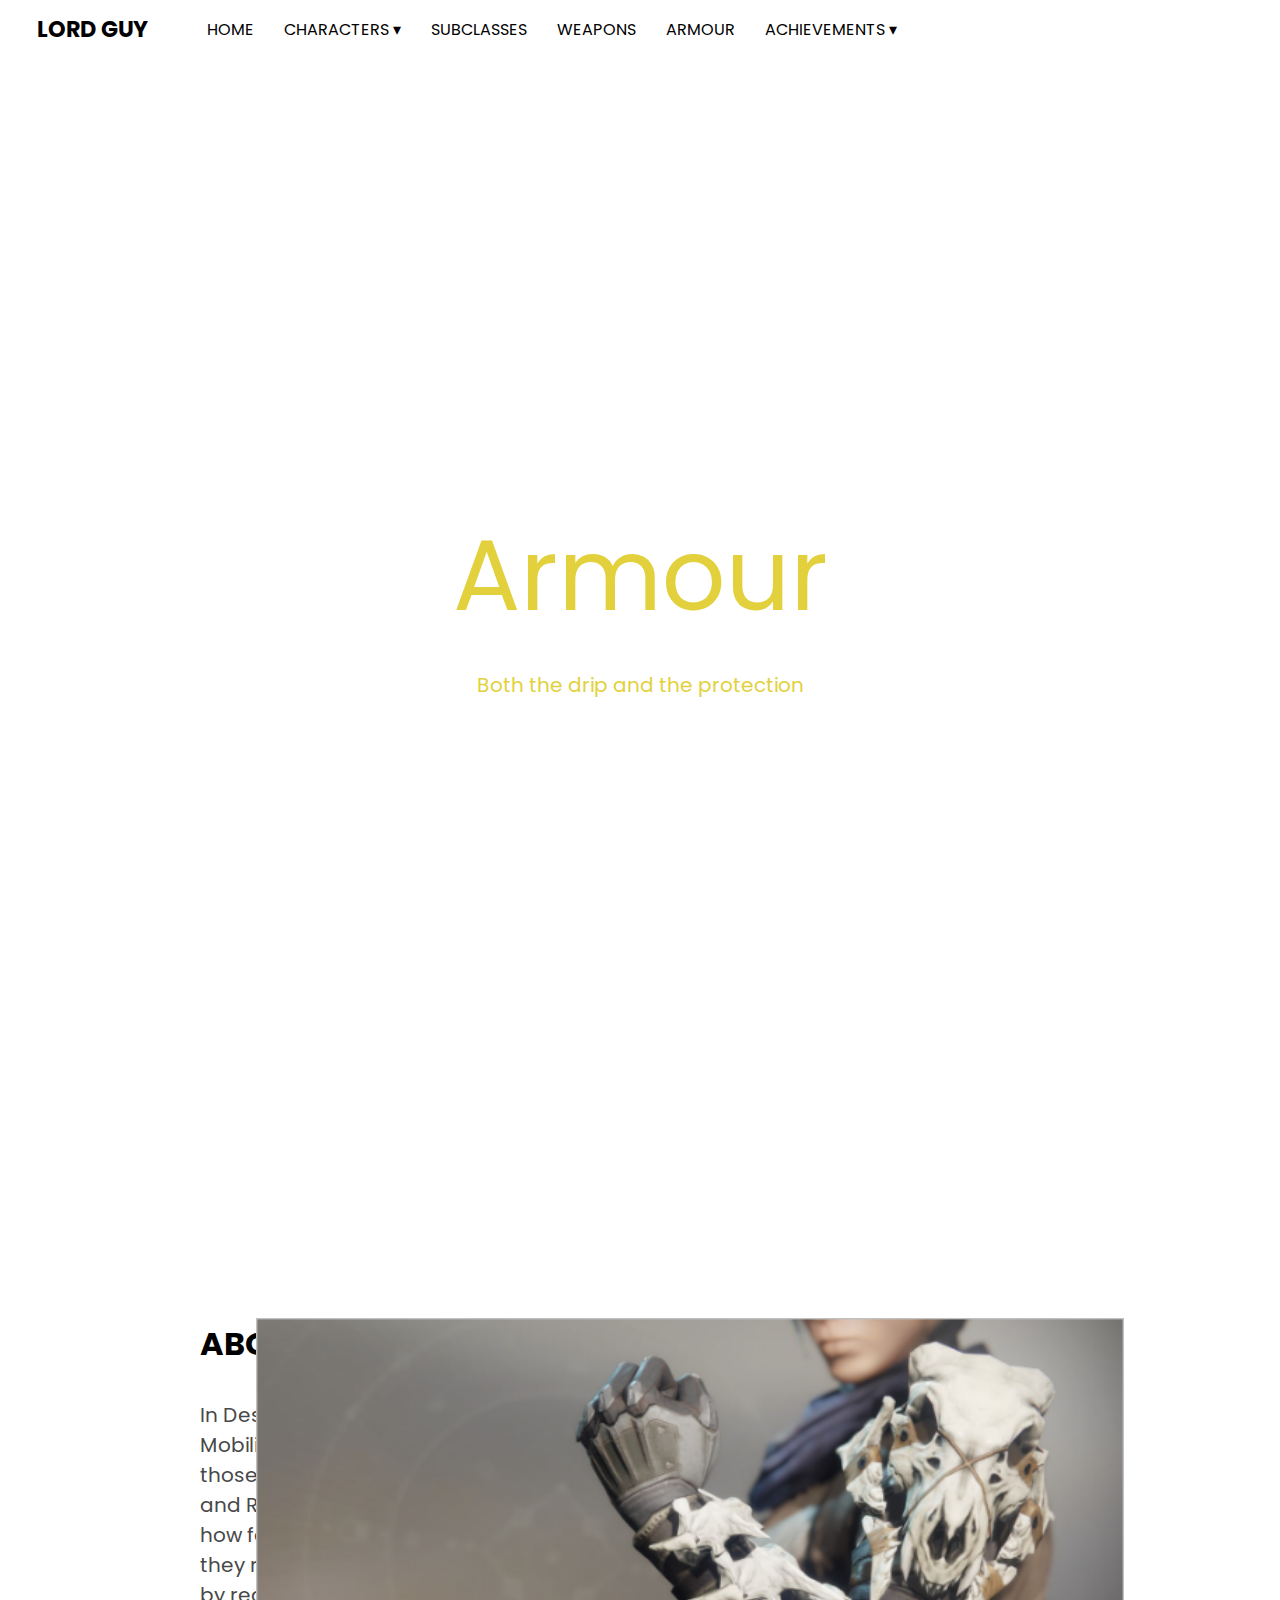
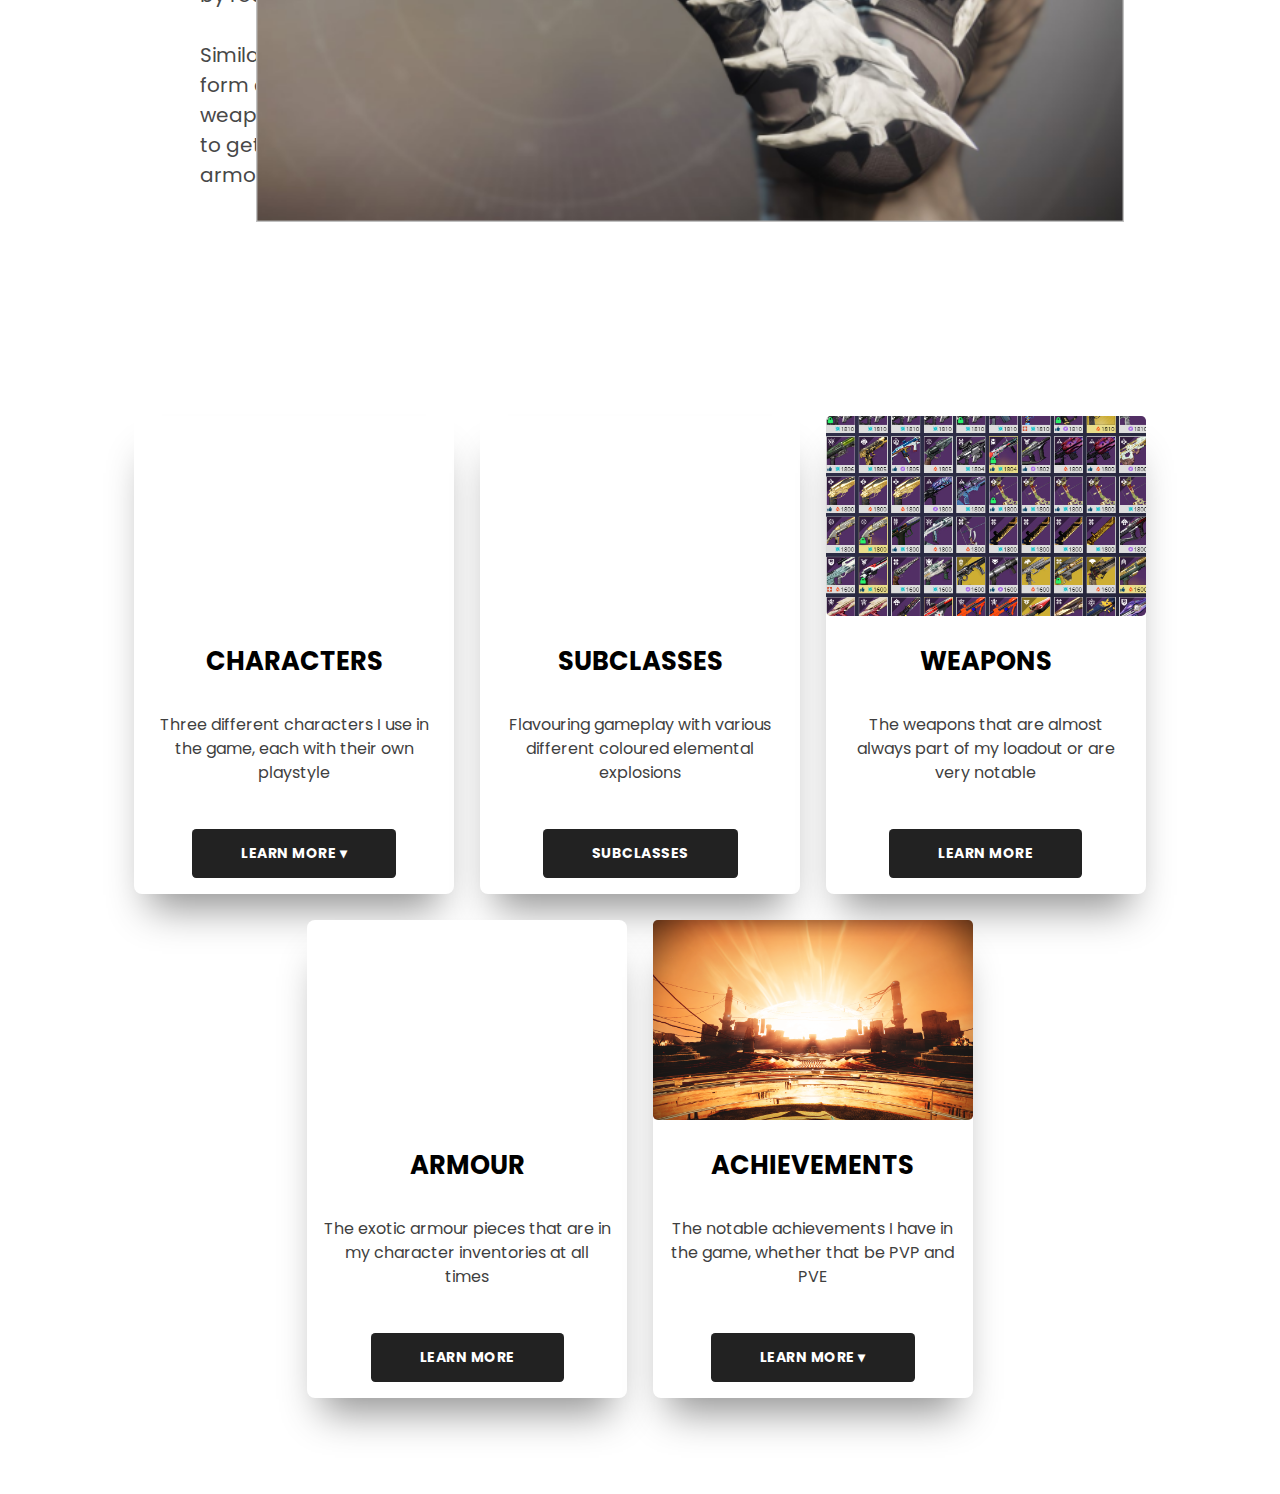
<file: Armour.html>
<html>

<head>
  <title>Lord Guy D2 Profile</title>
  <link rel="shortcut icon" href="favicon.ico" />
  <link rel="icon" href="favicon.ico" type="image/ico" />
  <link rel="preconnect" href="https://fonts.googleapis.com">
  <link rel="preconnect" href="https://fonts.gstatic.com" crossorigin>
  <link href="https://fonts.googleapis.com/css2?family=Poppins:wght@600&display=swap" rel="stylesheet">
  <link rel="stylesheet" href="globalstylesheet.css">
  <meta name="viewport" content="width=device-width, initial-scale=1.0">
</head>

<!-- added a drop down by myself -->

<header class="header">
  <h1 class="logo"><a href="index.html">Lord Guy</a></h1>
  <ul class="main-nav">
    <li><a href="index.html">Home</a></li>
    <div class="dropdown-A">
      <li><a>Characters ▾</a></li>
      <div class="dropdown-content-A">
        <a href="Hunter.html">Hunter</a>
        <a href="Warlock.html">Warlock</a>
        <a href="Titan.html">Titan</a>
      </div>
    </div>
    <li><a href="Subclasses.html">Subclasses</a></li>
    <li><a href="Weapons.html">Weapons</a></li>
    <li><a href="Armour.html">Armour</a></li>
    <div class="dropdown-C">
      <li><a href="#">Achievements ▾</a></li>
      <div class="dropdown-content-C">
        <a href="PVP.html">PVP</a>
        <a href="PVE.html">PVE</a>
      </div>
    </div>
  </ul>
</header>

<!-- body -->

<section class="armparallax-container1">
  <div class='armtitle'>
    </h1>Armour</h1>
    <p class="armquote">Both the drip and the protection</p>
  </div>
</section>

<section class="charbuffer">
  <div class="textcontainer">
    <h3 id="about">ABOUT ARMOUR</h3>
    <p id="aboutdescon">
      In Destiny 2, there is also quite a lot of armour. Armour has 6 main stats: Mobility, Resilience, Recovery, Discipline, Intelligence, and Strength. Each of those stats is tied to how your character will play. The first 3 stats, Mob, Res, and Recov, are responsible for your character's base attributes, such as how fast can they walk, how much damage can they take, how quickly do they regen, etc. The bottom 3 stats, Disc, Int, and Str, affect your subclass by reducing cooldowns on your abilities.
      <br></br>
      Similar to weapons, armour also has random rolls, but mostly just in the form of the amount you can get per stat. Armour is easier to acquire than weapons, so there isn't as much dopamine involved, but it's still quite nice to get a great piece of armour. However, you can make fashion with the armour you get, which some may say is the true endgame of Destiny 2. 
    </p>
  </div>
  <div class="imgcontainer">
    <img id="armsideimg"></img>
  </div>
</section>

<section class="armparallax-container1 armparallax-container2">
  <div class="card">
    <div class="card-img"></div>
    <h3>CHARACTERS</h3>
    <p>
      Three different characters I use in the game, each with their own playstyle
    </p>
    <div class="dropdown-D">
      <a class="learnmorebtn">Learn more ▾</a>
      <div class="dropdown-content-D">
        <a href="Hunter.html">Hunter</a>
        <a href="Warlock.html">Warlock</a>
        <a href="Titan.html">Titan</a>
      </div>
    </div>
  </div>
  <div class="card">
    <div class="card-img"></div>
    <h3>SUBCLASSES</h3>
    <p>
      Flavouring gameplay with various different coloured elemental explosions
    </p>
    <a href="Subclasses.html" class="learnmorebtn">Subclasses</a>
  </div>
  <div class="card">
    <div class="card-img"></div>
    <h3>WEAPONS</h3>
    <p>
      The weapons that are almost always part of my loadout or are very notable
    </p>
    <a href="Weapons.html" class="learnmorebtn">Learn more</a>
  </div>
  <div class="card">
    <div class="card-img"></div>
    <h3>ARMOUR</h3>
    <p>
      The exotic armour pieces that are in my character inventories at all times
    </p>
    <a href="Armour.html" class="learnmorebtn">Learn more</a>
  </div>
  <div class="card">
    <div class="card-img"></div>
    <h3>ACHIEVEMENTS</h3>
    <p>
      The notable achievements I have in the game, whether that be PVP and PVE
    </p>
    <div class="dropdown-F">
      <a class="learnmorebtn">Learn more ▾</a>
      <div class="dropdown-content-F">
        <a href="PVP.html">PVP</a>
        <a href="PVE.html">PVE</a>
      </div>
    </div>
  </div>
</section>

</html>
</file>
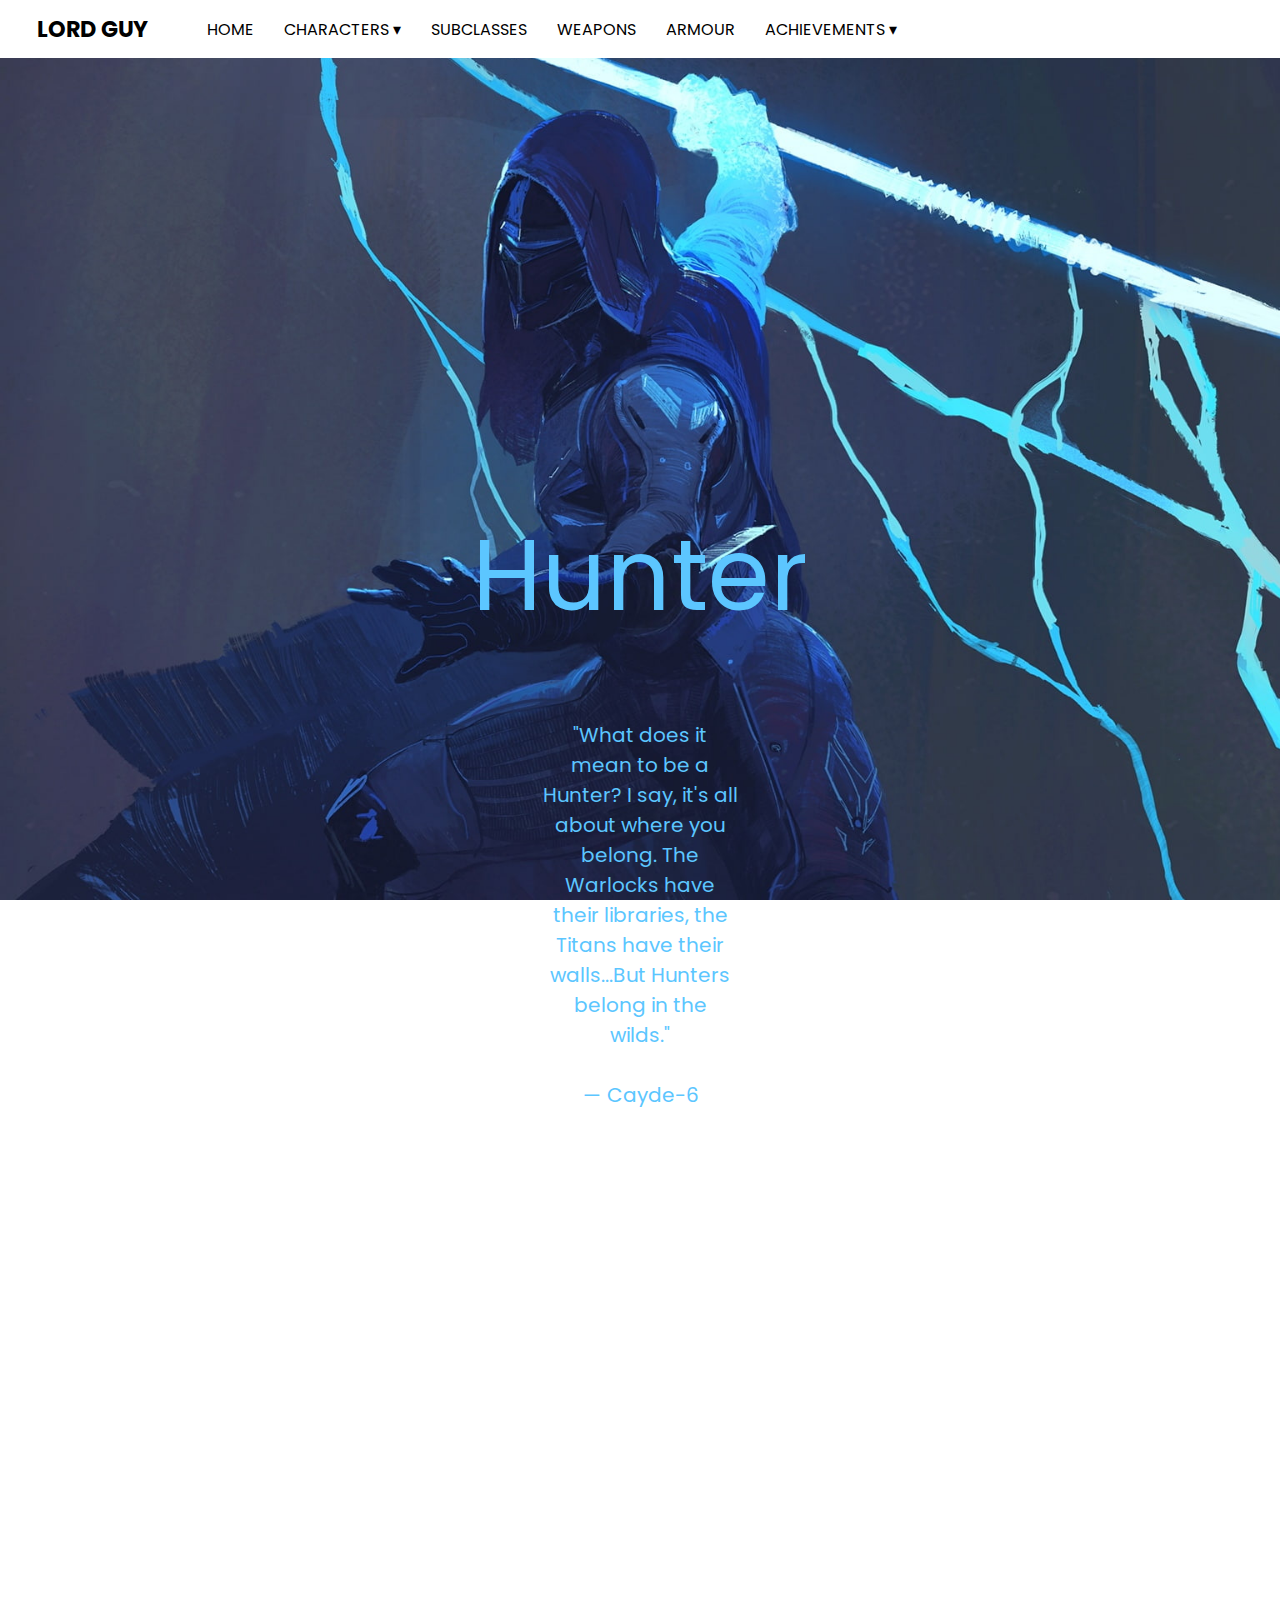
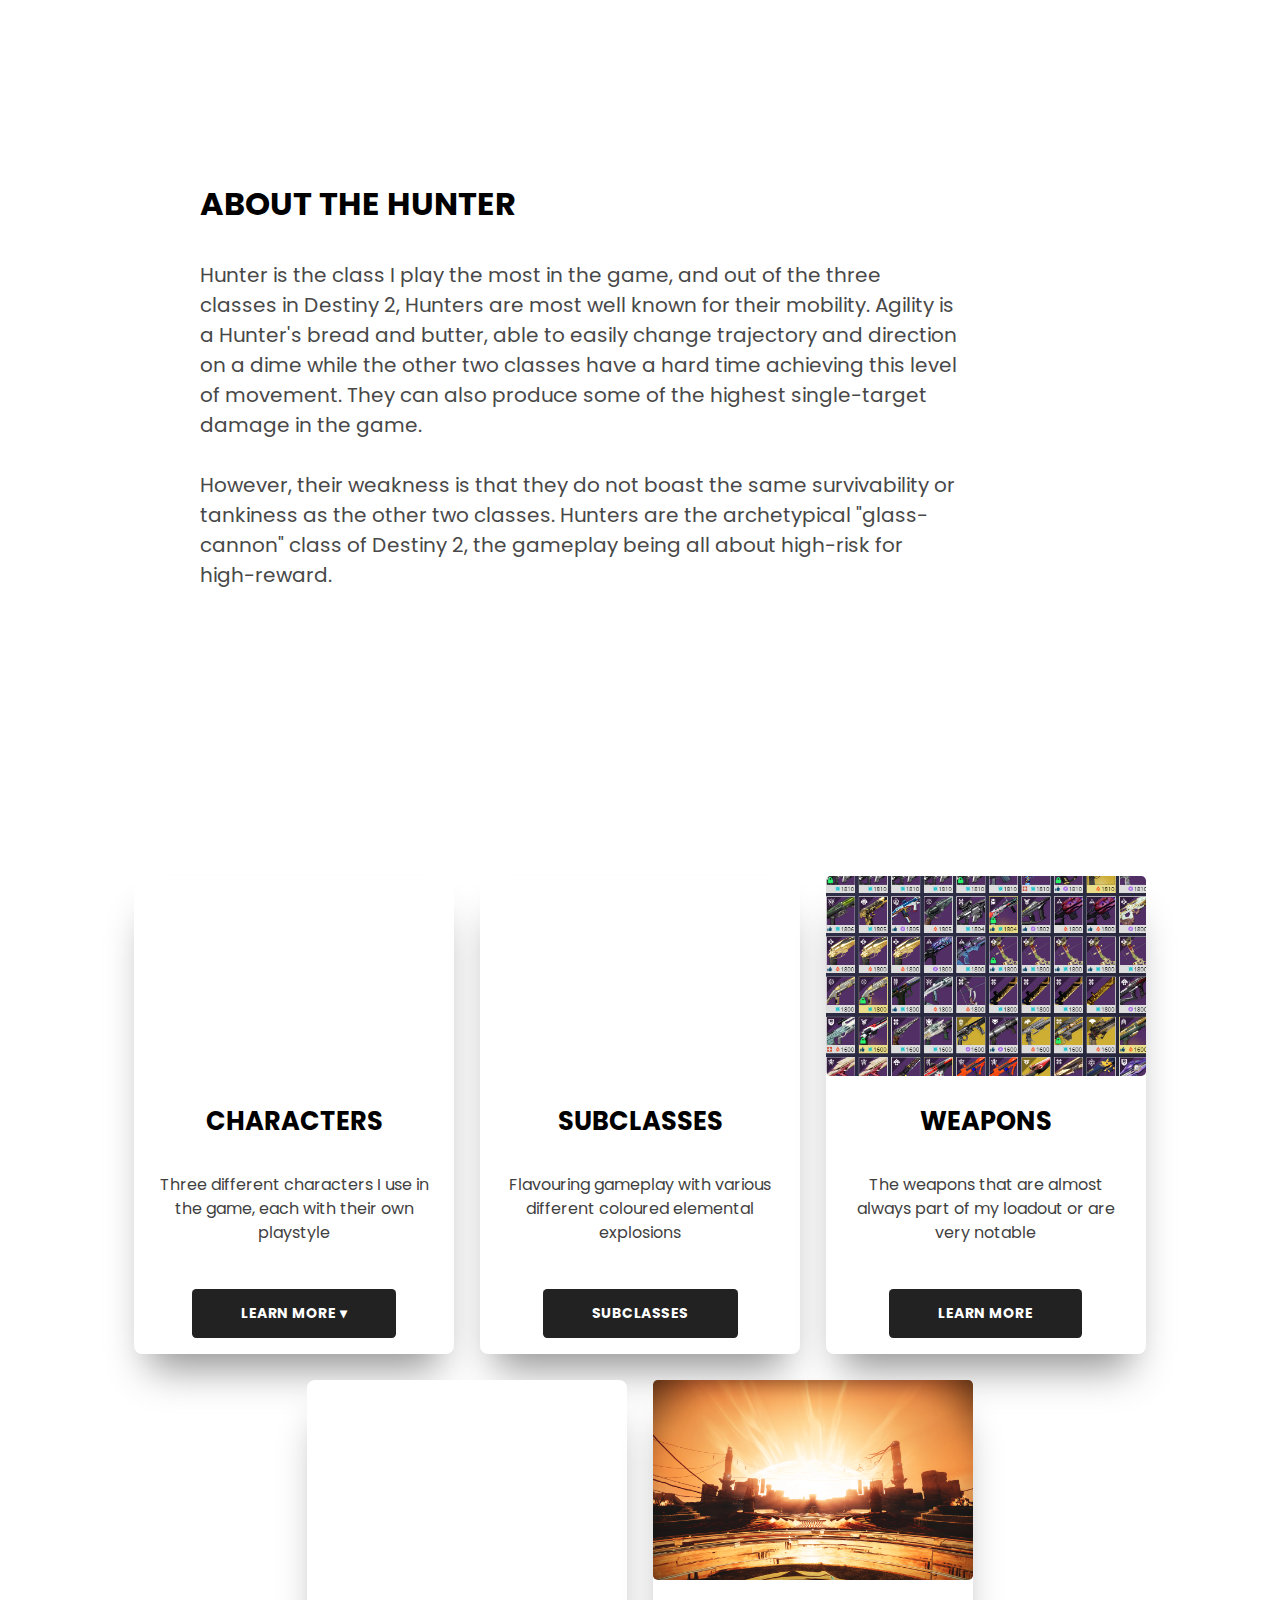
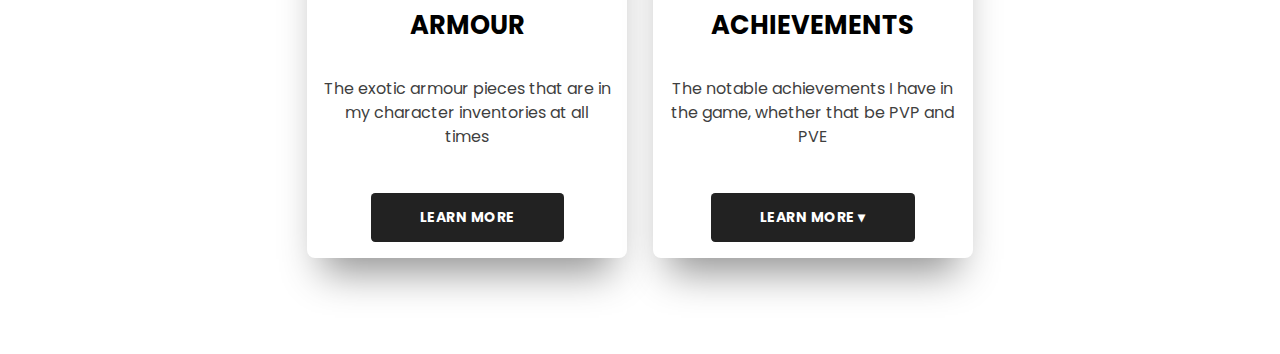
<file: Hunter.html>
<html>

<head>
  <title>Lord Guy D2 Profile</title>
  <link rel="shortcut icon" href="favicon.ico" />
  <link rel="icon" href="favicon.ico" type="image/ico" />
  <link rel="preconnect" href="https://fonts.googleapis.com">
  <link rel="preconnect" href="https://fonts.gstatic.com" crossorigin>
  <link href="https://fonts.googleapis.com/css2?family=Poppins:wght@600&display=swap" rel="stylesheet">
  <link rel="stylesheet" href="globalstylesheet.css">
  <meta name="viewport" content="width=device-width, initial-scale=1.0">
</head>

<!-- added a drop down by myself -->

<header class="header">
  <h1 class="logo"><a href="index.html">Lord Guy</a></h1>
  <ul class="main-nav">
    <li><a href="index.html">Home</a></li>
    <div class="dropdown-A">
      <li><a>Characters ▾</a></li>
      <div class="dropdown-content-A">
        <a href="Hunter.html">Hunter</a>
        <a href="Warlock.html">Warlock</a>
        <a href="Titan.html">Titan</a>
      </div>
    </div>
    <li><a href="Subclasses.html">Subclasses</a></li>
    <li><a href="Weapons.html">Weapons</a></li>
    <li><a href="Armour.html">Armour</a></li>
    <div class="dropdown-C">
      <li><a href="#">Achievements ▾</a></li>
      <div class="dropdown-content-C">
        <a href="PVP.html">PVP</a>
        <a href="PVE.html">PVE</a>
      </div>
    </div>
  </ul>
</header>
<!-- body -->

<section class="huntparallax-container1">
  <div class='hunttitle'>
    </h1>Hunter</h1>
    <p class="huntquote">"What does it mean to be a Hunter? I say, it's all about where you belong. The Warlocks have their libraries, the Titans have their walls...But Hunters belong in the wilds."<br></br>— Cayde-6</p>
  </div>
</section>

<section class="charbuffer">
  <div class="textcontainer">
    <h3 id="about">ABOUT THE HUNTER</h3>
    <p id="aboutdescon">
      Hunter is the class I play the most in the game, and out of the three classes in Destiny 2, Hunters are most well known for their mobility. Agility is a Hunter's bread and butter, able to easily change trajectory and direction on a dime while the other two classes have a hard time achieving this level of movement. They can also produce some of the highest single-target damage in the game.
      <br></br>
      However, their weakness is that they do not boast the same survivability or tankiness as the other two classes. Hunters are the archetypical "glass-cannon" class of Destiny 2, the gameplay being all about high-risk for high-reward.
    </p>
  </div>
  <!-- <div class="imgcontainer">
    <img id="huntsideimg"></img>
  </div> -->
</section>

<section class="huntparallax-container1 huntparallax-container2">
  <div class="card">
    <div class="card-img"></div>
    <h3>CHARACTERS</h3>
    <p>
      Three different characters I use in the game, each with their own playstyle
    </p>
    <div class="dropdown-D">
      <a class="learnmorebtn">Learn more ▾</a>
      <div class="dropdown-content-D">
        <a href="Hunter.html">Hunter</a>
        <a href="Warlock.html">Warlock</a>
        <a href="Titan.html">Titan</a>
      </div>
    </div>
  </div>
  <div class="card">
    <div class="card-img"></div>
    <h3>SUBCLASSES</h3>
    <p>
      Flavouring gameplay with various different coloured elemental explosions
    </p>
    <a href="Subclasses.html" class="learnmorebtn">Subclasses</a>
  </div>
  <div class="card">
    <div class="card-img"></div>
    <h3>WEAPONS</h3>
    <p>
      The weapons that are almost always part of my loadout or are very notable
    </p>
    <a href="Weapons.html" class="learnmorebtn">Learn more</a>
  </div>
  <div class="card">
    <div class="card-img"></div>
    <h3>ARMOUR</h3>
    <p>
      The exotic armour pieces that are in my character inventories at all times
    </p>
    <a href="Armour.html" class="learnmorebtn">Learn more</a>
  </div>
  <div class="card">
    <div class="card-img"></div>
    <h3>ACHIEVEMENTS</h3>
    <p>
      The notable achievements I have in the game, whether that be PVP and PVE
    </p>
    <div class="dropdown-F">
      <a class="learnmorebtn">Learn more ▾</a>
      <div class="dropdown-content-F">
        <a href="PVP.html">PVP</a>
        <a href="PVE.html">PVE</a>
      </div>
    </div>
  </div>
</section>

</html>
</file>
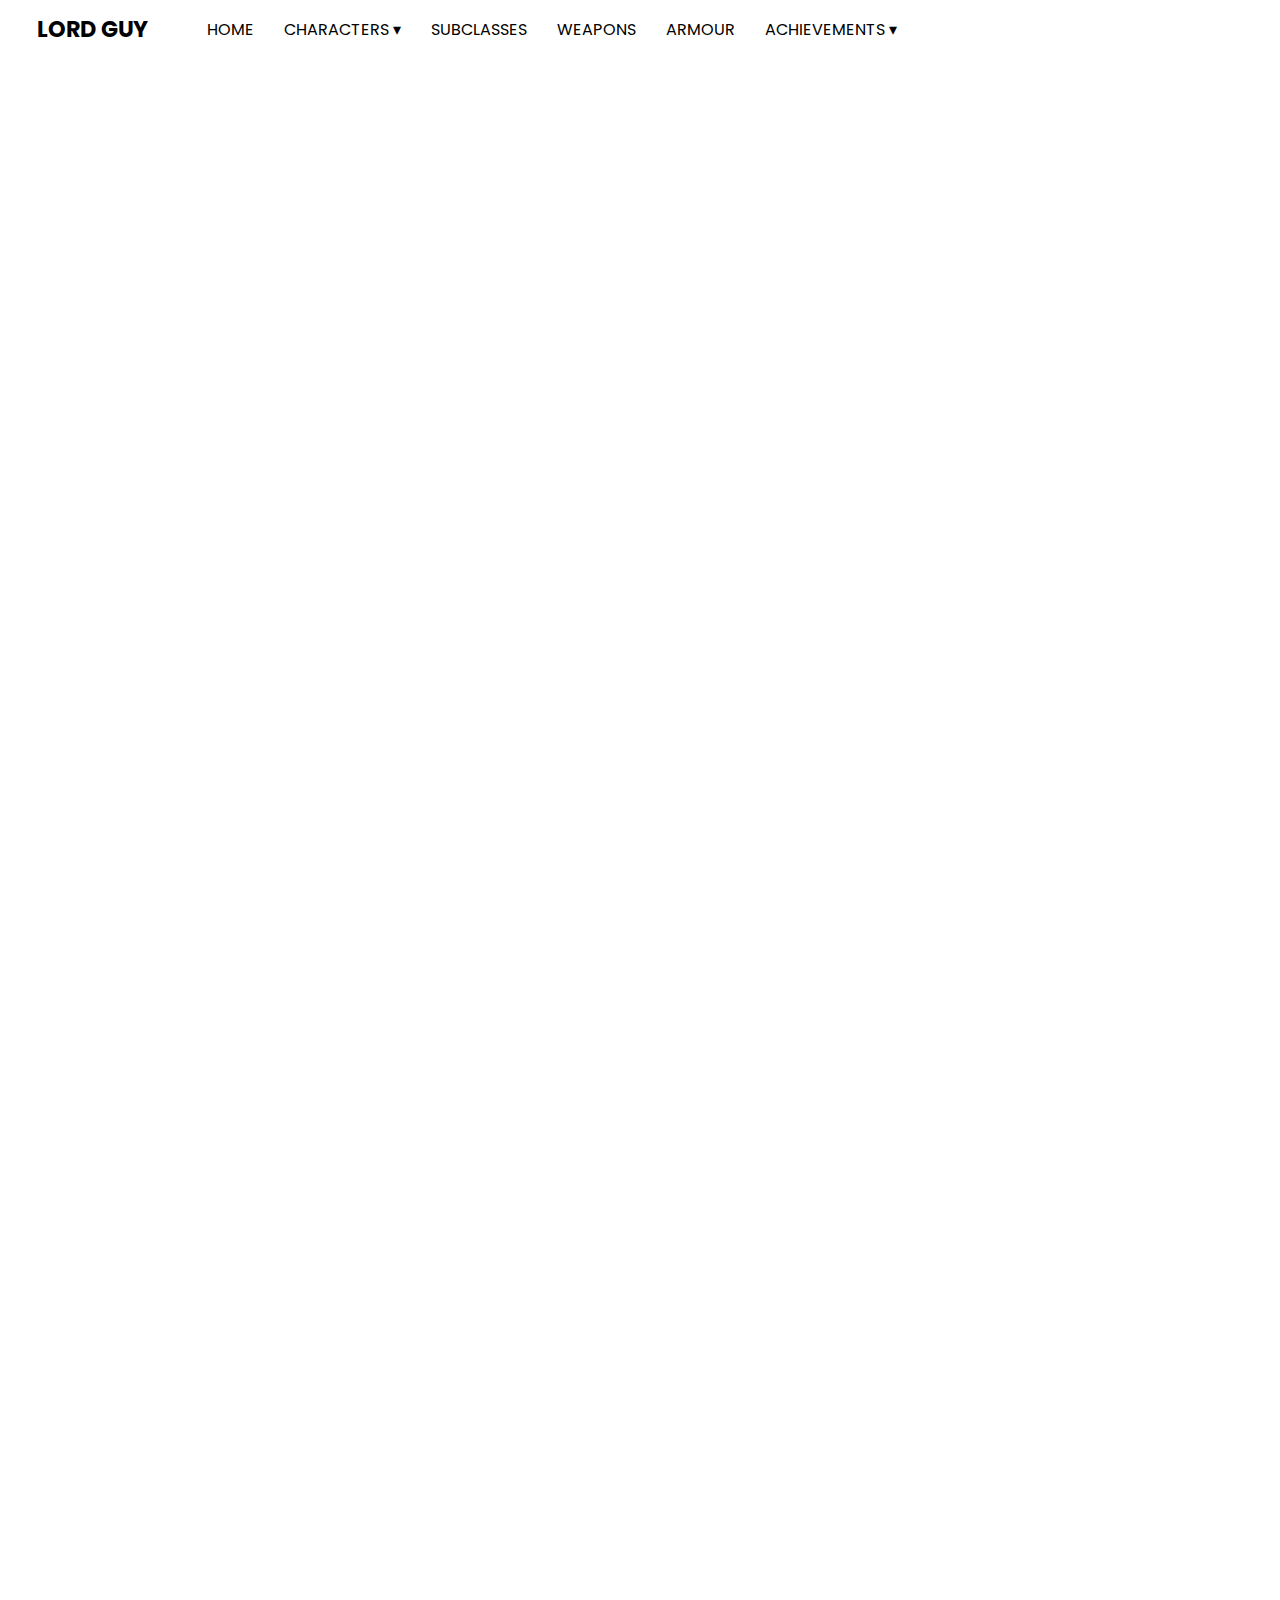
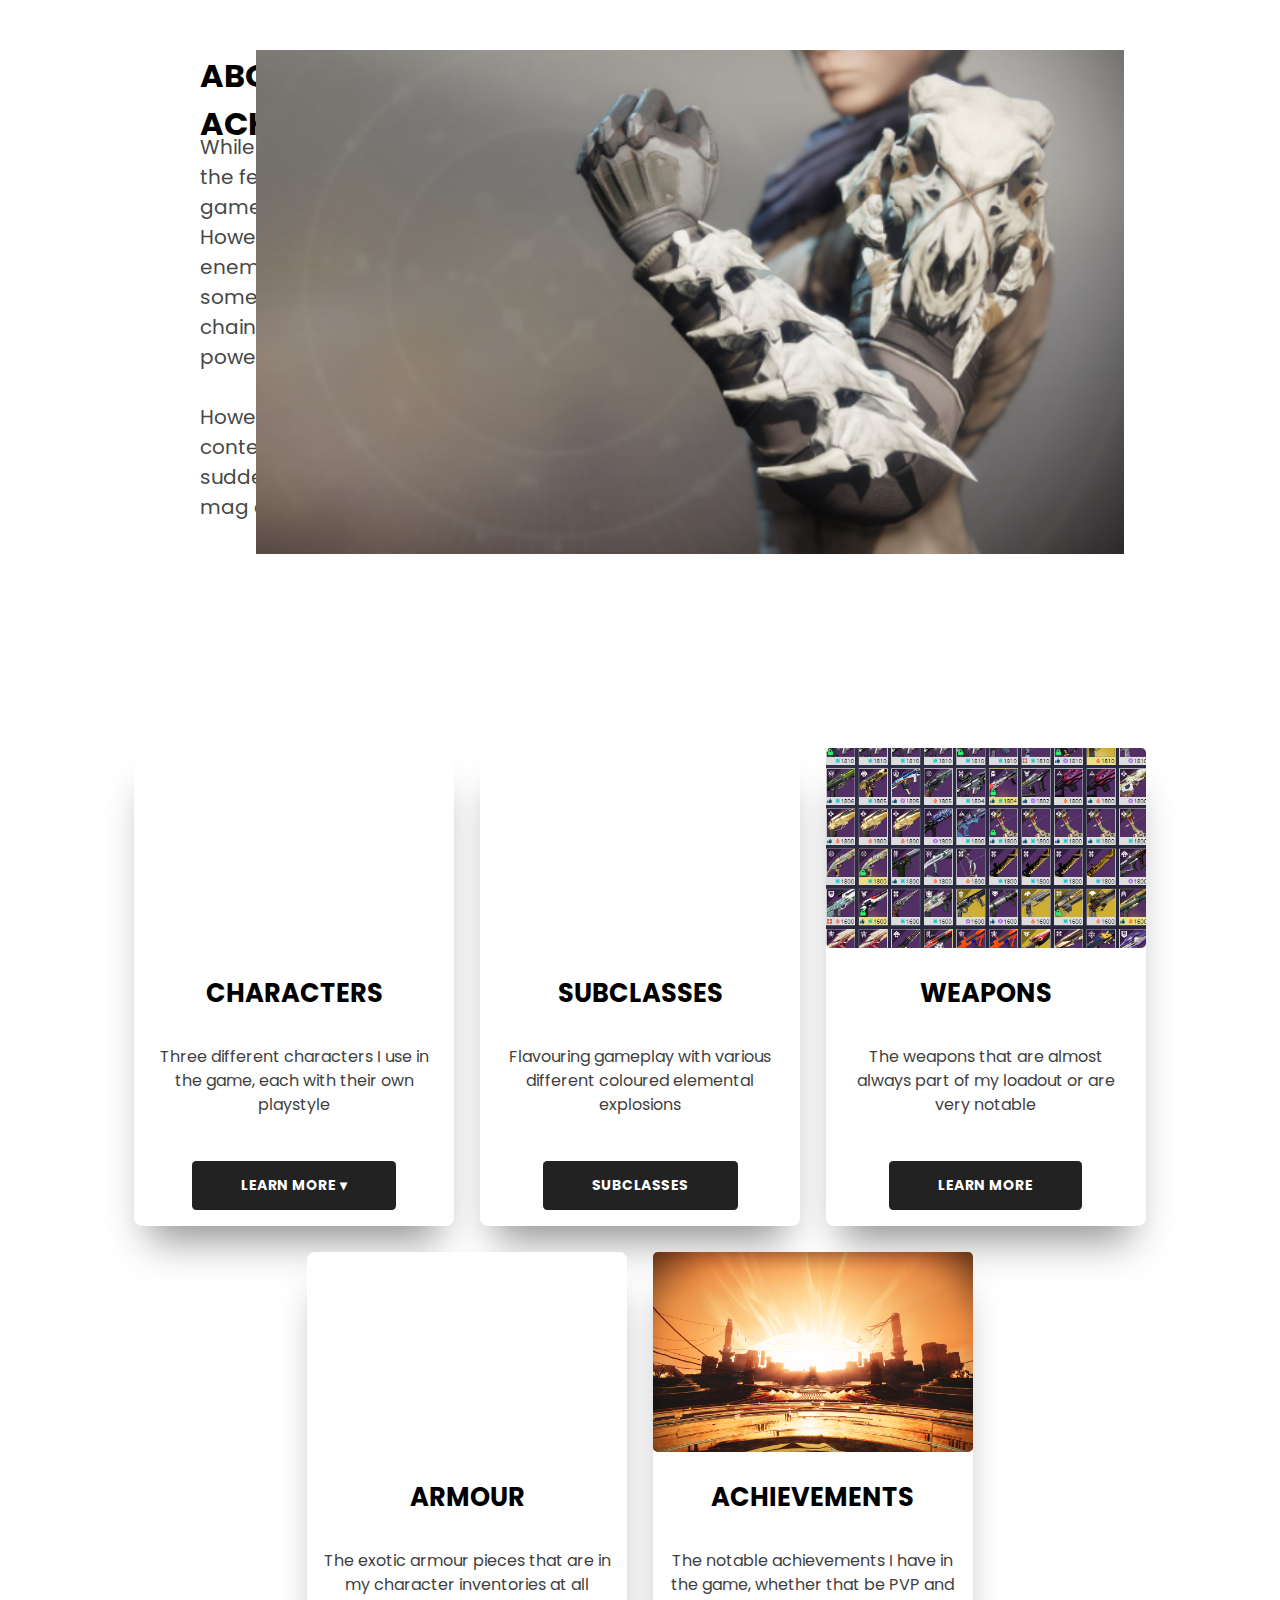
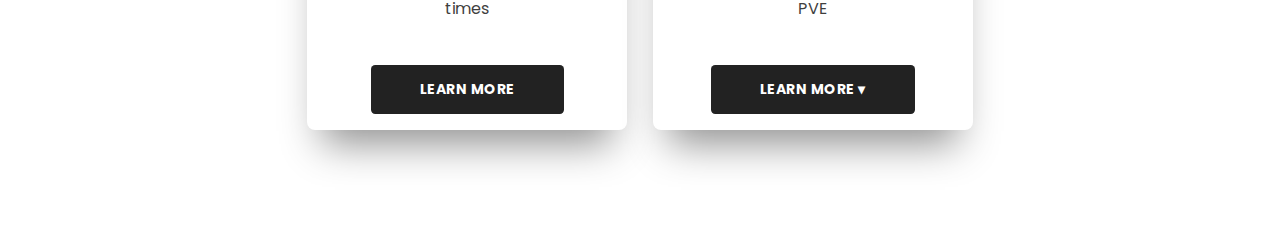
<file: PVE.html>
<html>

<head>
  <title>Lord Guy D2 Profile</title>
  <link rel="shortcut icon" href="favicon.ico" />
  <link rel="icon" href="favicon.ico" type="image/ico" />
  <link rel="preconnect" href="https://fonts.googleapis.com">
  <link rel="preconnect" href="https://fonts.gstatic.com" crossorigin>
  <link href="https://fonts.googleapis.com/css2?family=Poppins:wght@600&display=swap" rel="stylesheet">
  <link rel="stylesheet" href="globalstylesheet.css">
  <meta name="viewport" content="width=device-width, initial-scale=1.0">
</head>

<!-- added a drop down by myself -->

<header class="header">
  <h1 class="logo"><a href="index.html">Lord Guy</a></h1>
  <ul class="main-nav">
    <li><a href="index.html">Home</a></li>
    <div class="dropdown-A">
      <li><a>Characters ▾</a></li>
      <div class="dropdown-content-A">
        <a href="Hunter.html">Hunter</a>
        <a href="Warlock.html">Warlock</a>
        <a href="Titan.html">Titan</a>
      </div>
    </div>
    <li><a href="Subclasses.html">Subclasses</a></li>
    <li><a href="Weapons.html">Weapons</a></li>
    <li><a href="Armour.html">Armour</a></li>
    <div class="dropdown-C">
      <li><a href="#">Achievements ▾</a></li>
      <div class="dropdown-content-C">
        <a href="PVP.html">PVP</a>
        <a href="PVE.html">PVE</a>
      </div>
    </div>
  </ul>
</header>

<!-- body -->

<section class="PVEparallax-container1">
  <div class='PVEtitle'>
    </h1>PVE Achievements</h1>
    <p class="PVEquote">Blowing up aliens is another one of the best forms of entertainment</p>
  </div>
</section>

<section class="charbuffer">
  <div class="textcontainer">
    <h3 id="about">ABOUT PVE ACHIEVEMENTS</h3>
    <p id="aboutdescon">
      While I do prefer PVP, PVE is also quite fun and enjoyable. Same as with PVP, the feeling of the gunplay and how abilities are interwoven into the gameplay makes any facet of gameplay in Destiny 2 incredibly fun. However, in PVE, there is quite a lot more explosions and disintegrations of enemies than in PVP, as most enemies in PVP are very easy to kill. There is something very satisfying watching an enemy explode into lightning and chaining with its friends around it; or getting incinerated by the sheer power of the sun.
      <br></br>
      However, that doesn't mean there isn't hard PVE content, as there is PVE content that is quite difficult as well. Previously very easy to kill enemies suddenly become an M1-Abrams tank, often capable of tanking a whole mag of bullets before dying, as well as an entire ability.
  </div>
  <div class="imgcontainer">
    <iframe width="560" height="315" src="https://www.youtube.com/embed/ABg5TrMjCdM?si=i4dDtS8UI5r7bktL" title="YouTube video player" frameborder="0" allow="accelerometer; autoplay; clipboard-write; encrypted-media; gyroscope; picture-in-picture; web-share" allowfullscreen></iframe>
  </div>
</section>

<section class="PVEparallax-container1 PVEparallax-container2">
  <div class="card">
    <div class="card-img"></div>
    <h3>CHARACTERS</h3>
    <p>
      Three different characters I use in the game, each with their own playstyle
    </p>
    <div class="dropdown-D">
      <a class="learnmorebtn">Learn more ▾</a>
      <div class="dropdown-content-D">
        <a href="Hunter.html">Hunter</a>
        <a href="Warlock.html">Warlock</a>
        <a href="Titan.html">Titan</a>
      </div>
    </div>
  </div>
  <div class="card">
    <div class="card-img"></div>
    <h3>SUBCLASSES</h3>
    <p>
      Flavouring gameplay with various different coloured elemental explosions
    </p>
    <a href="Subclasses.html" class="learnmorebtn">Subclasses</a>
  </div>
  <div class="card">
    <div class="card-img"></div>
    <h3>WEAPONS</h3>
    <p>
      The weapons that are almost always part of my loadout or are very notable
    </p>
    <a href="Weapons.html" class="learnmorebtn">Learn more</a>
  </div>
  <div class="card">
    <div class="card-img"></div>
    <h3>ARMOUR</h3>
    <p>
      The exotic armour pieces that are in my character inventories at all times
    </p>
    <a href="Armour.html" class="learnmorebtn">Learn more</a>
  </div>
  <div class="card">
    <div class="card-img"></div>
    <h3>ACHIEVEMENTS</h3>
    <p>
      The notable achievements I have in the game, whether that be PVP and PVE
    </p>
    <div class="dropdown-F">
      <a class="learnmorebtn">Learn more ▾</a>
      <div class="dropdown-content-F">
        <a href="PVP.html">PVP</a>
        <a href="PVE.html">PVE</a>
      </div>
    </div>
  </div>
</section>

</html>
</file>
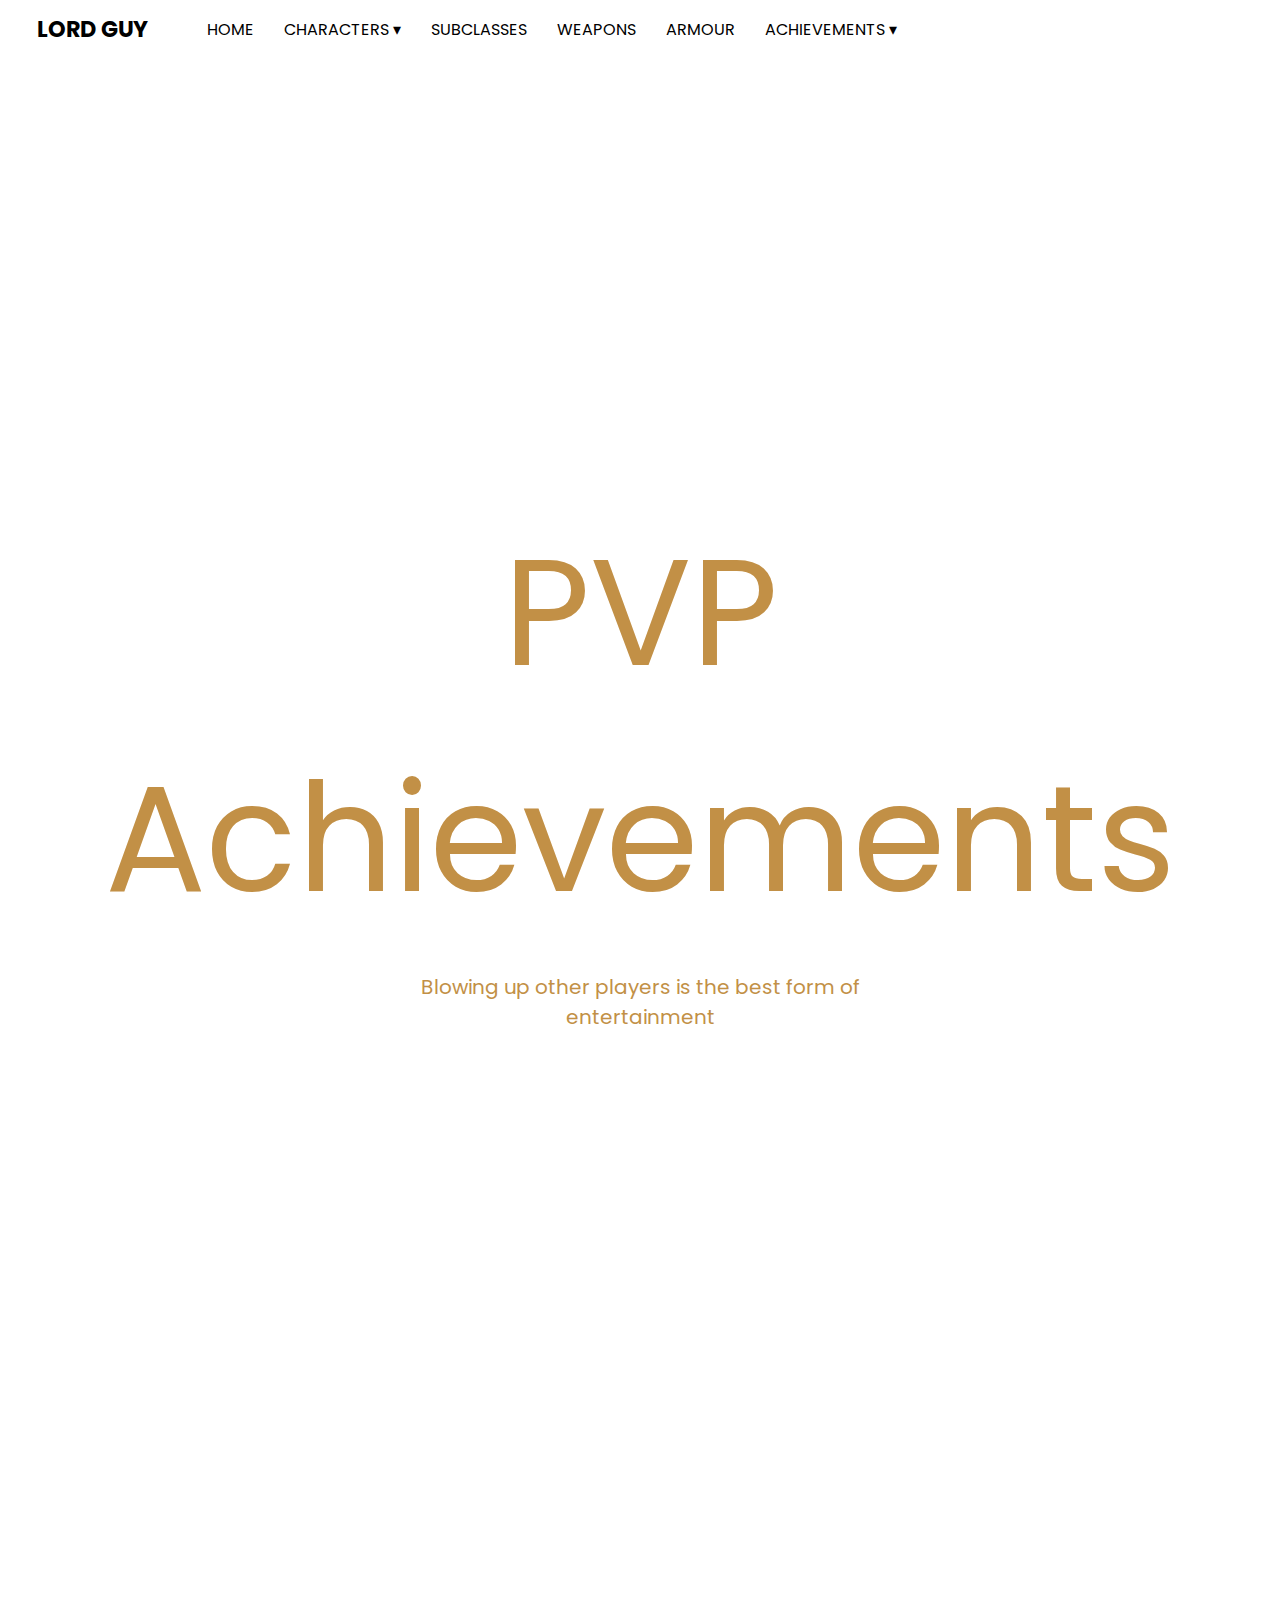
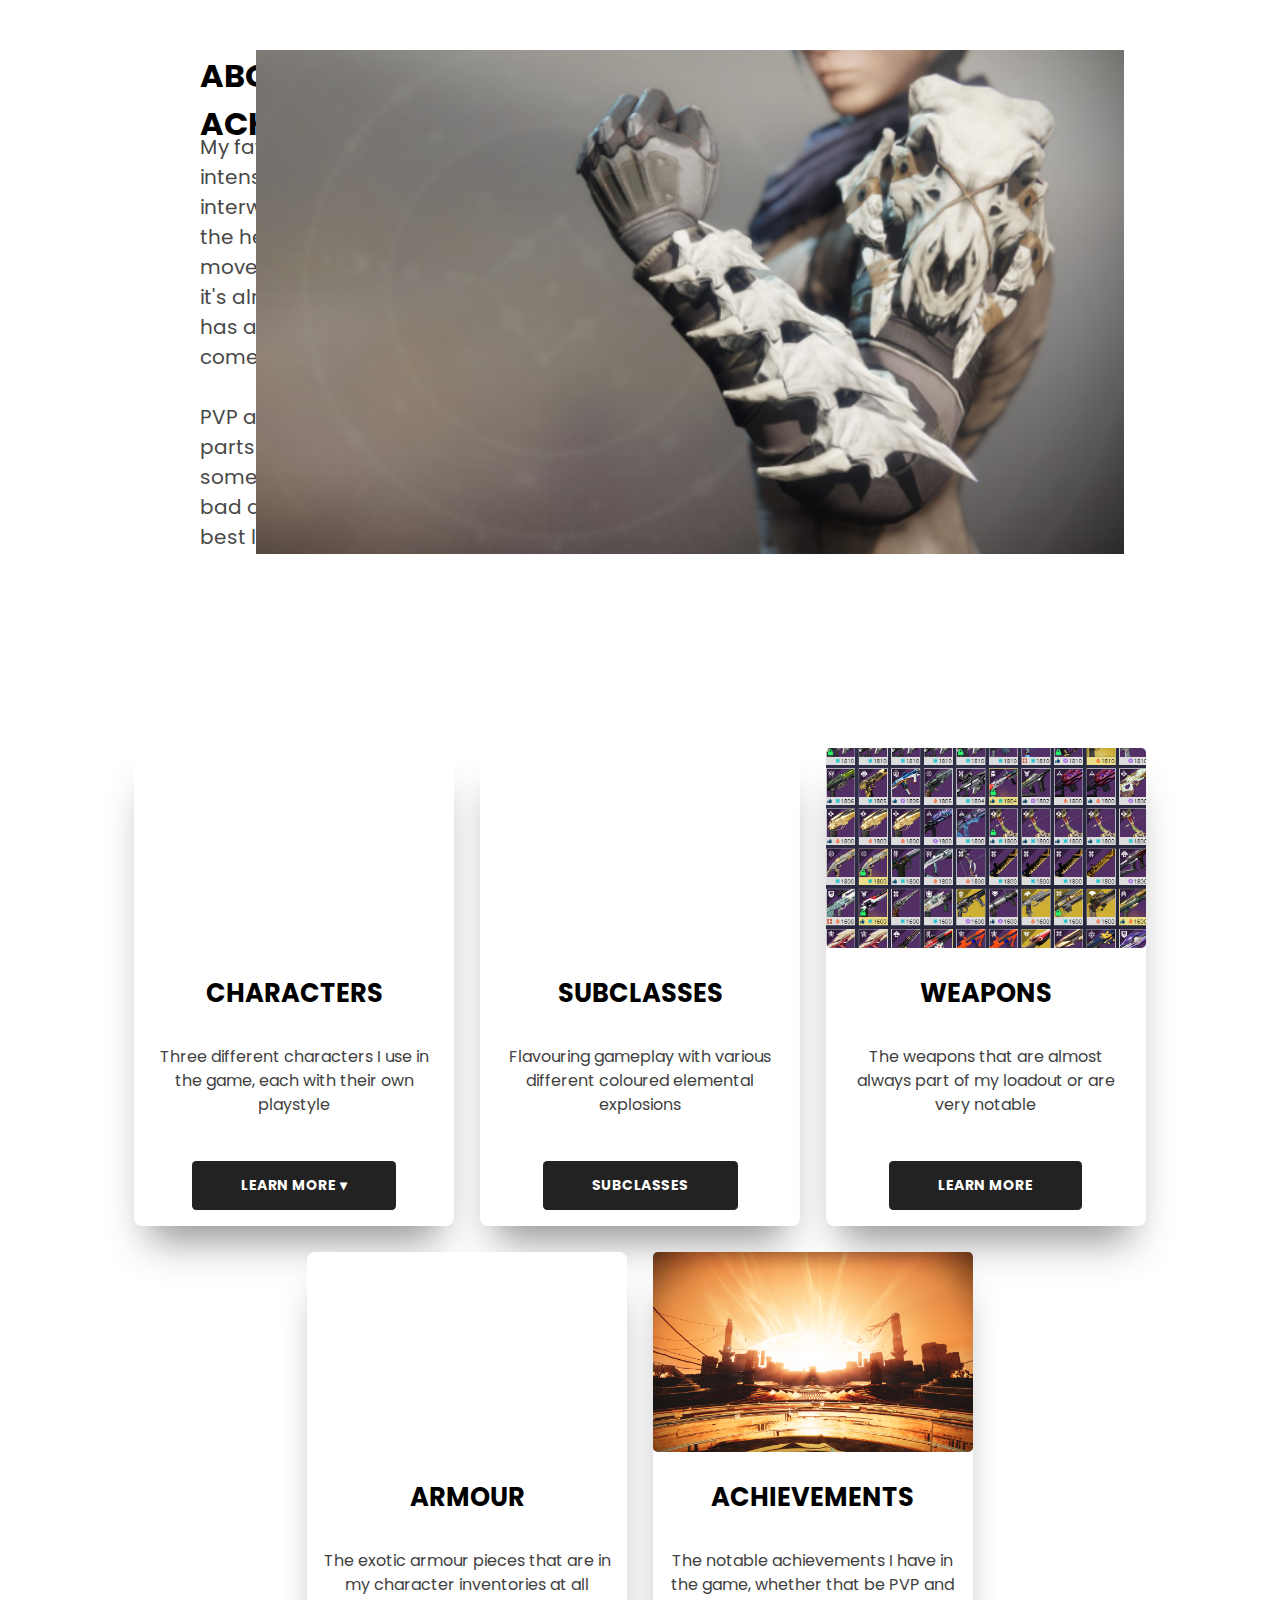
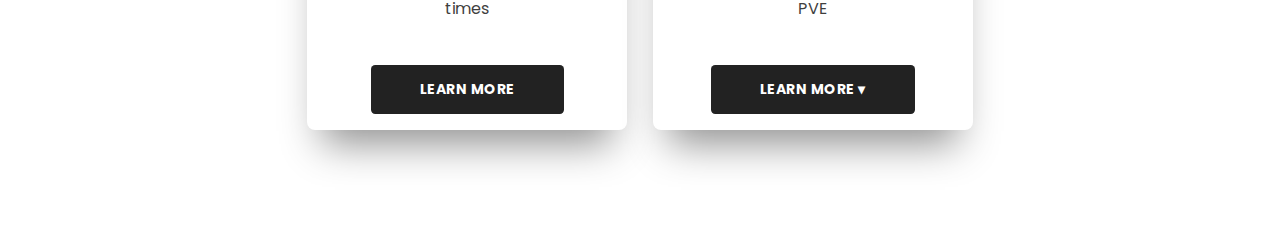
<file: PVP.html>
<html>

<head>
  <title>Lord Guy D2 Profile</title>
  <link rel="shortcut icon" href="favicon.ico" />
  <link rel="icon" href="favicon.ico" type="image/ico" />
  <link rel="preconnect" href="https://fonts.googleapis.com">
  <link rel="preconnect" href="https://fonts.gstatic.com" crossorigin>
  <link href="https://fonts.googleapis.com/css2?family=Poppins:wght@600&display=swap" rel="stylesheet">
  <link rel="stylesheet" href="globalstylesheet.css">
  <meta name="viewport" content="width=device-width, initial-scale=1.0">
</head>

<!-- added a drop down by myself -->

<header class="header">
  <h1 class="logo"><a href="index.html">Lord Guy</a></h1>
  <ul class="main-nav">
    <li><a href="index.html">Home</a></li>
    <div class="dropdown-A">
      <li><a>Characters ▾</a></li>
      <div class="dropdown-content-A">
        <a href="Hunter.html">Hunter</a>
        <a href="Warlock.html">Warlock</a>
        <a href="Titan.html">Titan</a>
      </div>
    </div>
    <li><a href="Subclasses.html">Subclasses</a></li>
    <li><a href="Weapons.html">Weapons</a></li>
    <li><a href="Armour.html">Armour</a></li>
    <div class="dropdown-C">
      <li><a href="#">Achievements ▾</a></li>
      <div class="dropdown-content-C">
        <a href="PVP.html">PVP</a>
        <a href="PVE.html">PVE</a>
      </div>
    </div>
  </ul>
</header>

<!-- body -->

<section class="PVPparallax-container1">
  <div class='PVPtitle'>
    </h1>PVP Achievements</h1>
    <p class="PVPquote">Blowing up other players is the best form of entertainment</p>
  </div>
</section>

<section class="charbuffer">
  <div class="textcontainer">
    <h3 id="about">ABOUT PVP ACHIEVEMENTS</h3>
    <p id="aboutdescon">
      My favourite part of Destiny 2 is definitely the PVP. There is something intensely satisfying about the gunplay and how well the abilities are interwoven into the already smooth gunplay to make it even better. Due to the heavy amounts of aim-assist in this game, the skill gap is therefore the movement. The movement in Destiny can be utilized in so many ways that it's almost mindboggling to think about. PVP wise, I think that this game has a feel to it that no other game has right now, which is why I always come back to it no matter how bad it may get. 
      <br></br>
      PVP also allows you to use the weapons you have obtained in the other parts of the game, and it feels also very satisfying to finally be able to use something you grinded hours for in an activity. The PVP sandbox is quite bad at the current time, though, due to a lack of new maps and the same best loadout still being used since almost last year. 
    </p>
  </div>
  <div class="imgcontainer">
    <iframe width="560" height="315" src="https://www.youtube.com/embed/0J-319asyas?si=PxlgDGNEGnynG8DK" title="YouTube video player" frameborder="0" allow="accelerometer; autoplay; clipboard-write; encrypted-media; gyroscope; picture-in-picture; web-share" allowfullscreen></iframe>
  </div>
</section>

<section class="PVPparallax-container1 PVPparallax-container2">
  <div class="card">
    <div class="card-img"></div>
    <h3>CHARACTERS</h3>
    <p>
      Three different characters I use in the game, each with their own playstyle
    </p>
    <div class="dropdown-D">
      <a class="learnmorebtn">Learn more ▾</a>
      <div class="dropdown-content-D">
        <a href="Hunter.html">Hunter</a>
        <a href="Warlock.html">Warlock</a>
        <a href="Titan.html">Titan</a>
      </div>
    </div>
  </div>
  <div class="card">
    <div class="card-img"></div>
    <h3>SUBCLASSES</h3>
    <p>
      Flavouring gameplay with various different coloured elemental explosions
    </p>
    <a href="Subclasses.html" class="learnmorebtn">Subclasses</a>
  </div>
  <div class="card">
    <div class="card-img"></div>
    <h3>WEAPONS</h3>
    <p>
      The weapons that are almost always part of my loadout or are very notable
    </p>
    <a href="Weapons.html" class="learnmorebtn">Learn more</a>
  </div>
  <div class="card">
    <div class="card-img"></div>
    <h3>ARMOUR</h3>
    <p>
      The exotic armour pieces that are in my character inventories at all times
    </p>
    <a href="Armour.html" class="learnmorebtn">Learn more</a>
  </div>
  <div class="card">
    <div class="card-img"></div>
    <h3>ACHIEVEMENTS</h3>
    <p>
      The notable achievements I have in the game, whether that be PVP and PVE
    </p>
    <div class="dropdown-F">
      <a class="learnmorebtn">Learn more ▾</a>
      <div class="dropdown-content-F">
        <a href="PVP.html">PVP</a>
        <a href="PVE.html">PVE</a>
      </div>
    </div>
  </div>
</section>

</html>
</file>
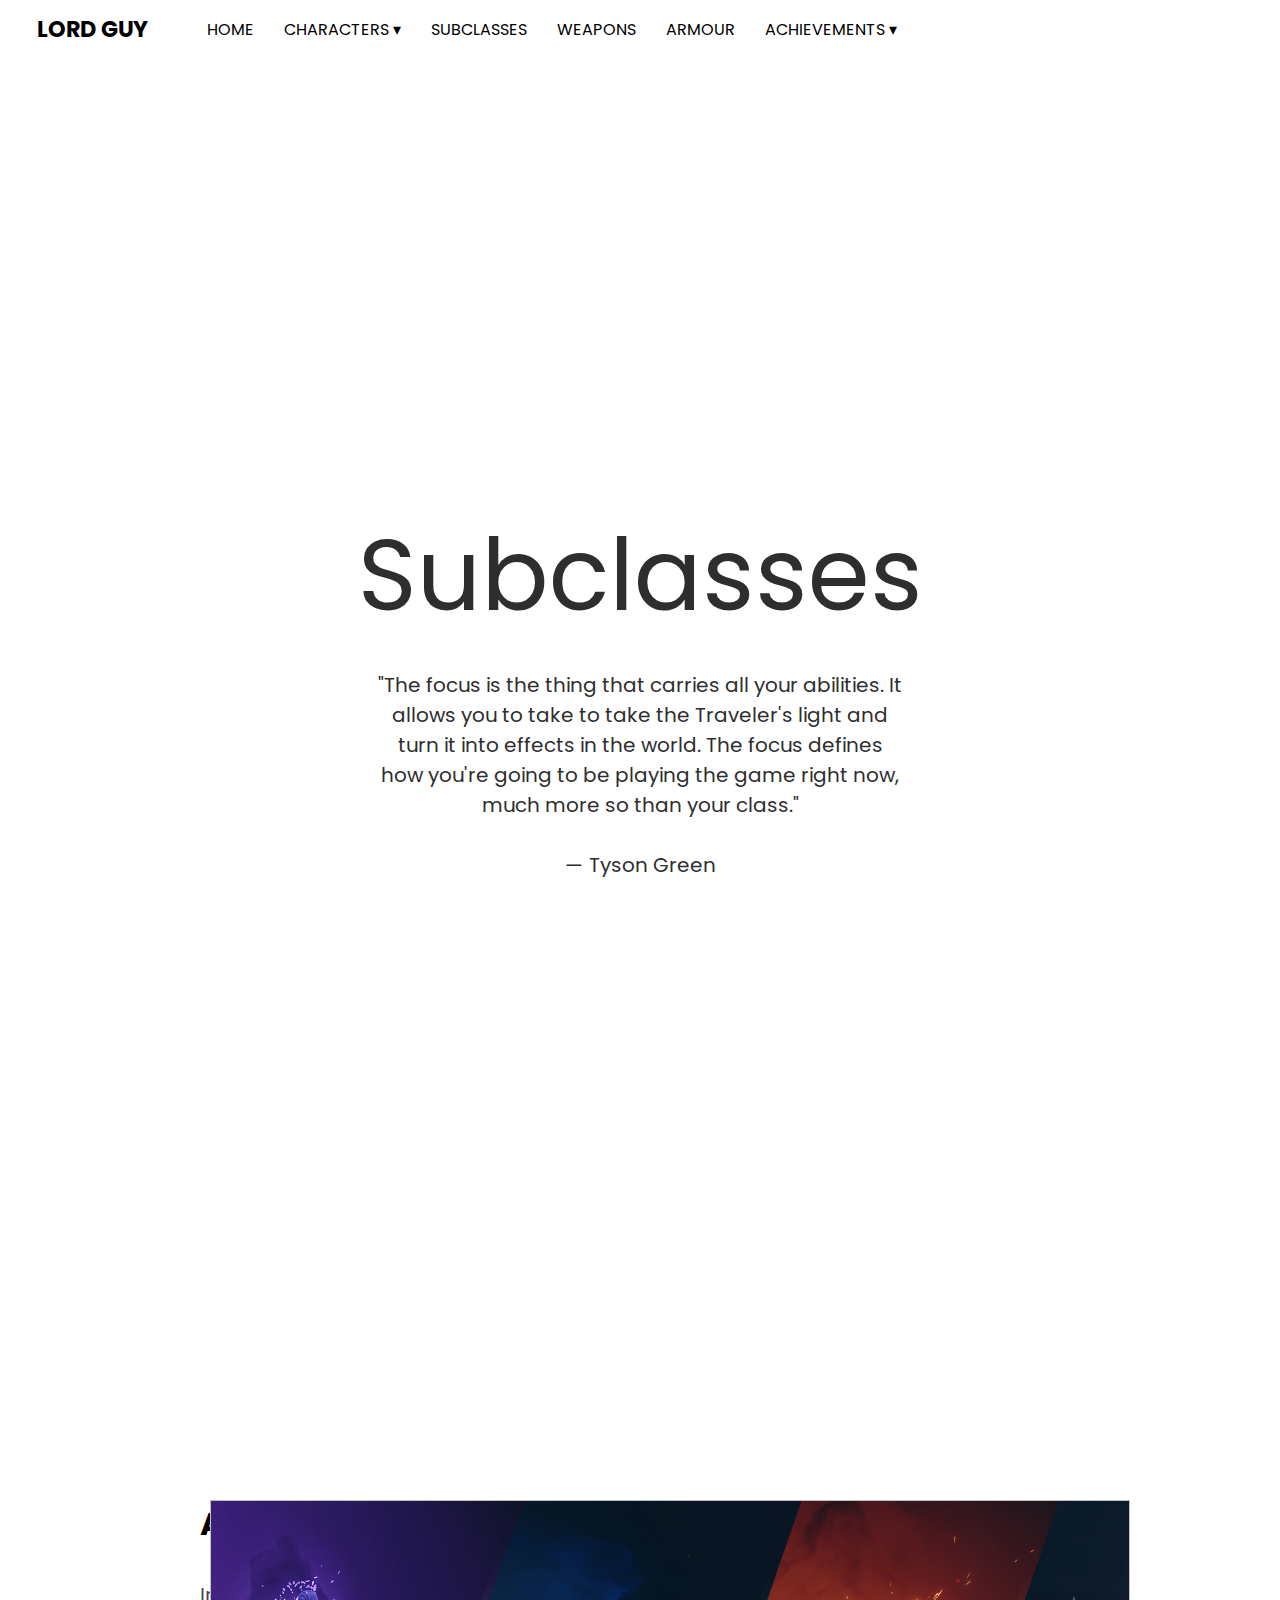
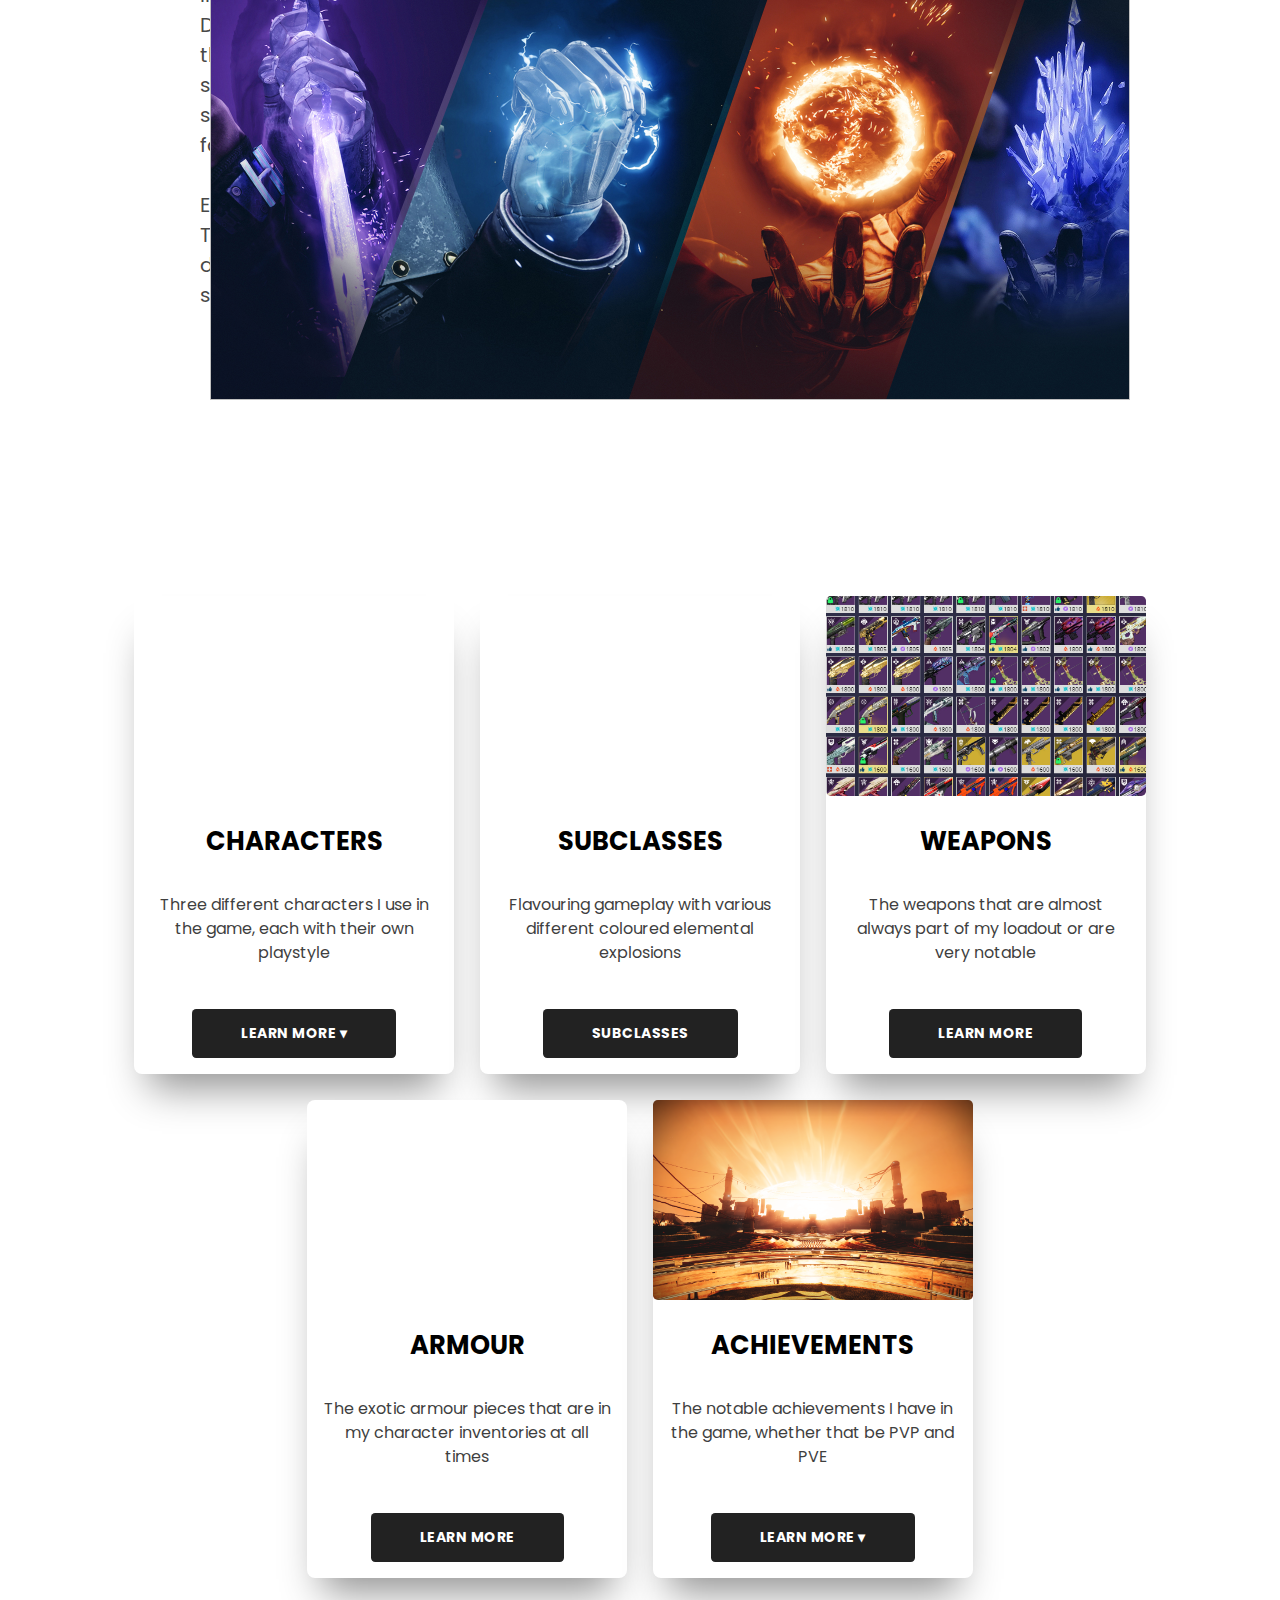
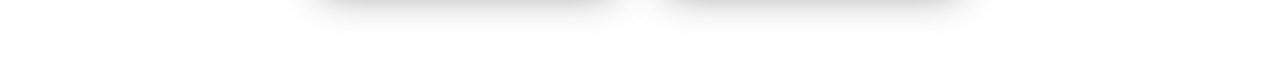
<file: Subclasses.html>
<html>

<head>
  <title>Lord Guy D2 Profile</title>
  <link rel="shortcut icon" href="favicon.ico" />
  <link rel="icon" href="favicon.ico" type="image/ico" />
  <link rel="preconnect" href="https://fonts.googleapis.com">
  <link rel="preconnect" href="https://fonts.gstatic.com" crossorigin>
  <link href="https://fonts.googleapis.com/css2?family=Poppins:wght@600&display=swap" rel="stylesheet">
  <link rel="stylesheet" href="globalstylesheet.css">
  <meta name="viewport" content="width=device-width, initial-scale=1.0">
</head>

<!-- added a drop down by myself -->

<header class="header">
  <h1 class="logo"><a href="index.html">Lord Guy</a></h1>
  <ul class="main-nav">
    <li><a href="index.html">Home</a></li>
    <div class="dropdown-A">
      <li><a>Characters ▾</a></li>
      <div class="dropdown-content-A">
        <a href="Hunter.html">Hunter</a>
        <a href="Warlock.html">Warlock</a>
        <a href="Titan.html">Titan</a>
      </div>
    </div>
    <li><a href="Subclasses.html">Subclasses</a></li>
    <li><a href="Weapons.html">Weapons</a></li>
    <li><a href="Armour.html">Armour</a></li>
    <div class="dropdown-C">
      <li><a href="#">Achievements ▾</a></li>
      <div class="dropdown-content-C">
        <a href="PVP.html">PVP</a>
        <a href="PVE.html">PVE</a>
      </div>
    </div>
  </ul>
</header>

<!-- body -->

<section class="subparallax-container1">
  <div class='subctitle'>
    </h1>Subclasses</h1>
    <p class="subquote">"The focus is the thing that carries all your abilities. It allows you to take to take the Traveler's light and turn it into effects in the world. The focus defines how you're going to be playing the game right now, much more so than your class."<br></br>— Tyson Green</p>
  </div>
</section>

<section class="charbuffer">
  <div class="textcontainer">
    <h3 id="about">ABOUT SUBCLASSES</h3>
    <p id="aboutdescon">
      In Destiny 2, there are 3 primary subclasses you can play as without any DLC. Those being: Solar, Arc, and Void. To put it into simple terms, Solar is the fire subclass, Arc is the lightning subclass, and Void is a gravity-based subclass. All have their own focuses, such as Solar being primarily good for support and dps, Arc being very good for ad clear, and Void is very good for debuffing.
      <br></br>
      Each class has their own "version" of each subclass with it's own abilities. This means that on each class, the strongest subclass will be slightly different. For Hunters, Void is the strongest. For Warlocks, Solar is the strongest. For Titans, Arc is the strongest.
    </p>
  </div>
  <div class="imgcontainer">
    <img id="subsideimg"></img>
  </div>
</section>

<section class="subparallax-container1 subparallax-container2">
  <div class="card">
    <div class="card-img"></div>
    <h3>CHARACTERS</h3>
    <p>
      Three different characters I use in the game, each with their own playstyle
    </p>
    <div class="dropdown-D">
      <a class="learnmorebtn">Learn more ▾</a>
      <div class="dropdown-content-D">
        <a href="Hunter.html">Hunter</a>
        <a href="Warlock.html">Warlock</a>
        <a href="Titan.html">Titan</a>
      </div>
    </div>
  </div>
  <div class="card">
    <div class="card-img"></div>
    <h3>SUBCLASSES</h3>
    <p>
      Flavouring gameplay with various different coloured elemental explosions
    </p>
    <a href="Subclasses.html" class="learnmorebtn">Subclasses</a>
  </div>
  <div class="card">
    <div class="card-img"></div>
    <h3>WEAPONS</h3>
    <p>
      The weapons that are almost always part of my loadout or are very notable
    </p>
    <a href="Weapons.html" class="learnmorebtn">Learn more</a>
  </div>
  <div class="card">
    <div class="card-img"></div>
    <h3>ARMOUR</h3>
    <p>
      The exotic armour pieces that are in my character inventories at all times
    </p>
    <a href="Armour.html" class="learnmorebtn">Learn more</a>
  </div>
  <div class="card">
    <div class="card-img"></div>
    <h3>ACHIEVEMENTS</h3>
    <p>
      The notable achievements I have in the game, whether that be PVP and PVE
    </p>
    <div class="dropdown-F">
      <a class="learnmorebtn">Learn more ▾</a>
      <div class="dropdown-content-F">
        <a href="PVP.html">PVP</a>
        <a href="PVE.html">PVE</a>
      </div>
    </div>
  </div>
</section>

</html>
</file>
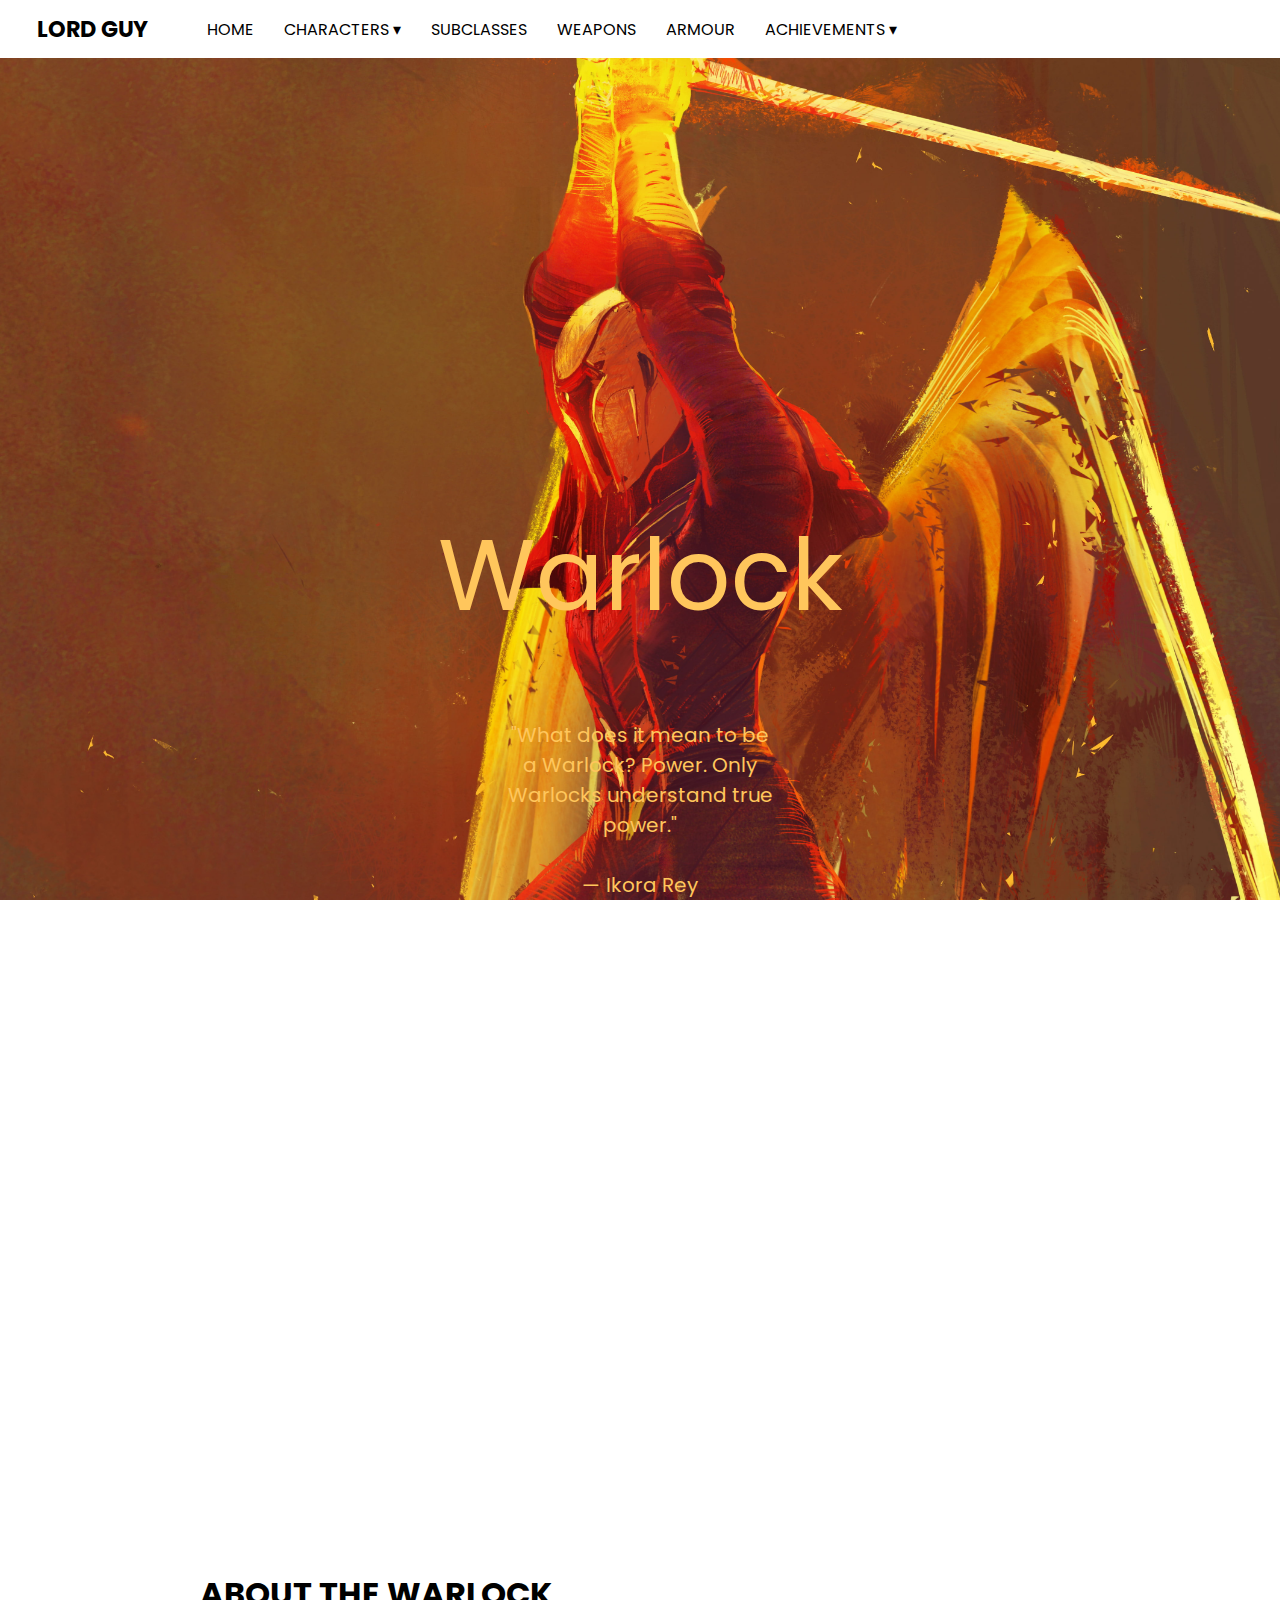
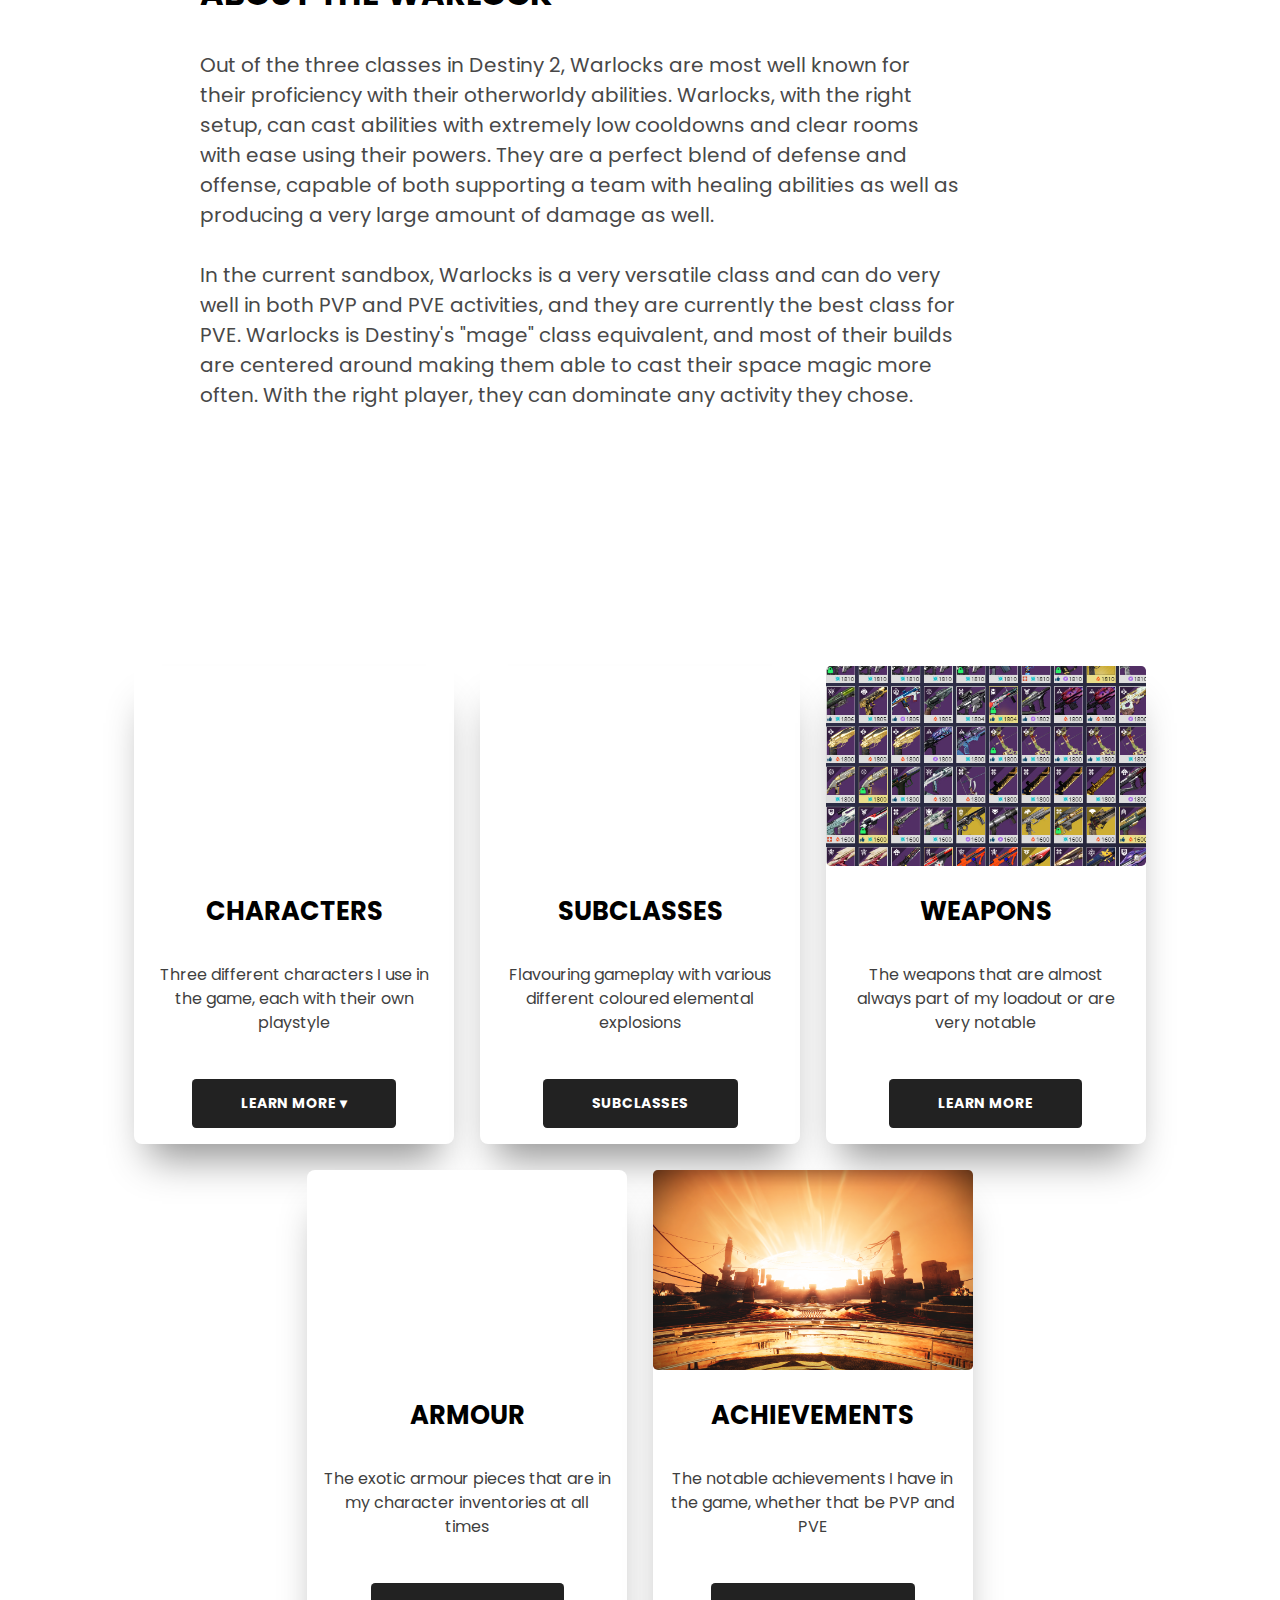
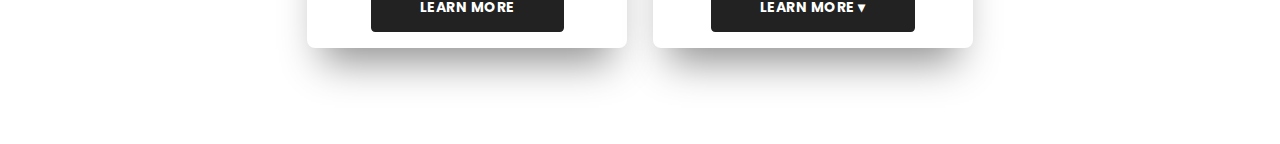
<file: Warlock.html>
<html>

<head>
  <title>Lord Guy D2 Profile</title>
  <link rel="shortcut icon" href="favicon.ico" />
  <link rel="icon" href="favicon.ico" type="image/ico" />
  <link rel="preconnect" href="https://fonts.googleapis.com">
  <link rel="preconnect" href="https://fonts.gstatic.com" crossorigin>
  <link href="https://fonts.googleapis.com/css2?family=Poppins:wght@600&display=swap" rel="stylesheet">
  <link rel="stylesheet" href="globalstylesheet.css">
  <meta name="viewport" content="width=device-width, initial-scale=1.0">
</head>

<!-- added a drop down by myself -->

<header class="header">
  <h1 class="logo"><a href="index.html">Lord Guy</a></h1>
  <ul class="main-nav">
    <li><a href="index.html">Home</a></li>
    <div class="dropdown-A">
      <li><a>Characters ▾</a></li>
      <div class="dropdown-content-A">
        <a href="Hunter.html">Hunter</a>
        <a href="Warlock.html">Warlock</a>
        <a href="Titan.html">Titan</a>
      </div>
    </div>
    <li><a href="Subclasses.html">Subclasses</a></li>
    <li><a href="Weapons.html">Weapons</a></li>
    <li><a href="Armour.html">Armour</a></li>
    <div class="dropdown-C">
      <li><a href="#">Achievements ▾</a></li>
      <div class="dropdown-content-C">
        <a href="PVP.html">PVP</a>
        <a href="PVE.html">PVE</a>
      </div>
    </div>
  </ul>
</header>

<!-- body -->

<section class="warparallax-container1">
  <div class='wartitle'>
    </h1>Warlock</h1>
    <p class="warquote">"What does it mean to be a Warlock? Power. Only Warlocks understand true power."<br></br>— Ikora Rey</p>
  </div>
</section>

<section class="charbuffer">
  <div class="textcontainer">
    <h3 id="about">ABOUT THE WARLOCK</h3>
    <p id="aboutdescon">
      Out of the three classes in Destiny 2, Warlocks are most well known for their proficiency with their otherworldy abilities. Warlocks, with the right setup, can cast abilities with extremely low cooldowns and clear rooms with ease using their powers. They are a perfect blend of defense and offense, capable of both supporting a team with healing abilities as well as producing a very large amount of damage as well.
      <br></br>
      In the current sandbox, Warlocks is a very versatile class and can do very well in both PVP and PVE activities, and they are currently the best class for PVE. Warlocks is Destiny's "mage" class equivalent, and most of their builds are centered around making them able to cast their space magic more often. With the right player, they can dominate any activity they chose. 
    </p>
  </div>
  <!-- <div class="imgcontainer">
    <img id="warsideimg"></img>
  </div> -->
</section>

<!-- cards -->

<section class="warparallax-container1 warparallax-container2">
  <div class="card">
    <div class="card-img"></div>
    <h3>CHARACTERS</h3>
    <p>
      Three different characters I use in the game, each with their own playstyle
    </p>
    <div class="dropdown-D">
      <a class="learnmorebtn">Learn more ▾</a>
      <div class="dropdown-content-D">
        <a href="Hunter.html">Hunter</a>
        <a href="Warlock.html">Warlock</a>
        <a href="Titan.html">Titan</a>
      </div>
    </div>
  </div>
  <div class="card">
    <div class="card-img"></div>
    <h3>SUBCLASSES</h3>
    <p>
      Flavouring gameplay with various different coloured elemental explosions
    </p>
    <a href="Subclasses.html" class="learnmorebtn">Subclasses</a>
  </div>
  <div class="card">
    <div class="card-img"></div>
    <h3>WEAPONS</h3>
    <p>
      The weapons that are almost always part of my loadout or are very notable
    </p>
    <a href="Weapons.html" class="learnmorebtn">Learn more</a>
  </div>
  <div class="card">
    <div class="card-img"></div>
    <h3>ARMOUR</h3>
    <p>
      The exotic armour pieces that are in my character inventories at all times
    </p>
    <a href="Armour.html" class="learnmorebtn">Learn more</a>
  </div>
  <div class="card">
    <div class="card-img"></div>
    <h3>ACHIEVEMENTS</h3>
    <p>
      The notable achievements I have in the game, whether that be PVP and PVE
    </p>
    <div class="dropdown-F">
      <a class="learnmorebtn">Learn more ▾</a>
      <div class="dropdown-content-F">
        <a href="PVP.html">PVP</a>
        <a href="PVE.html">PVE</a>
      </div>
    </div>
  </div>
</section>

</html>
</file>
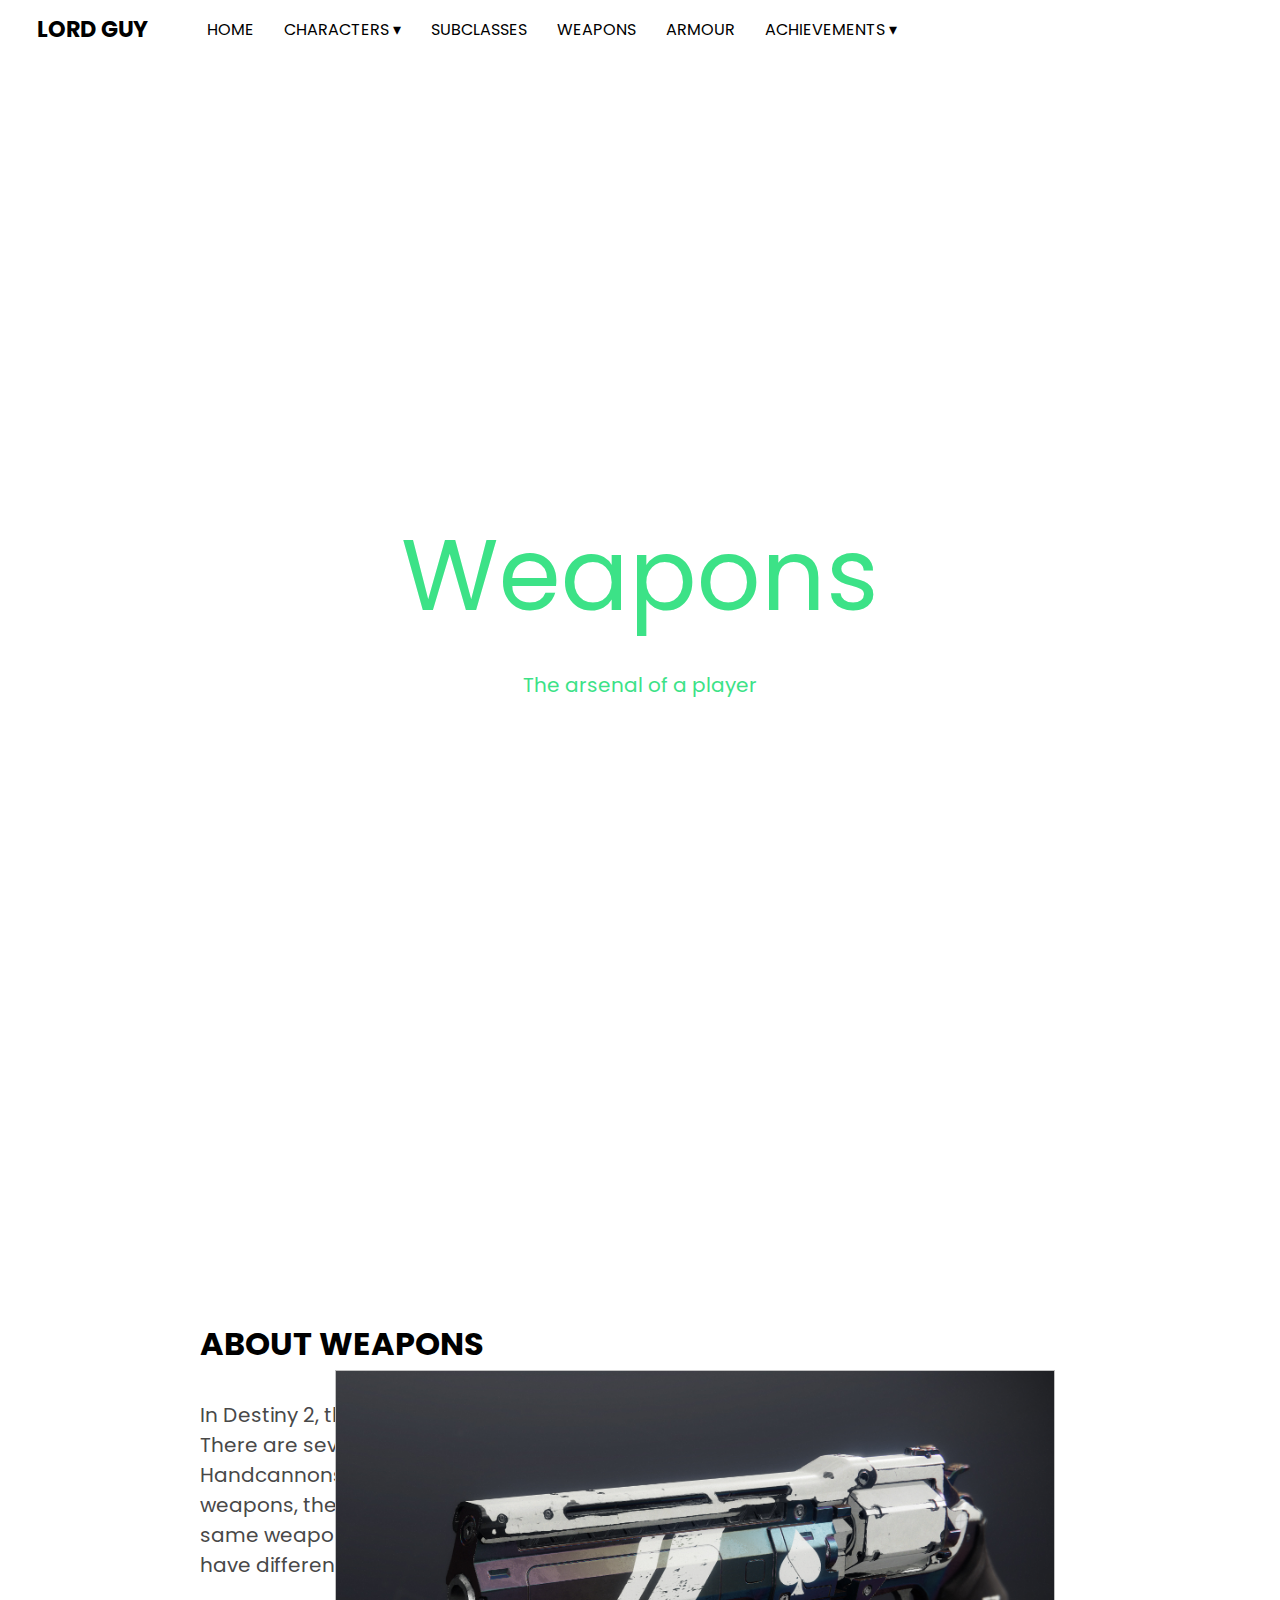
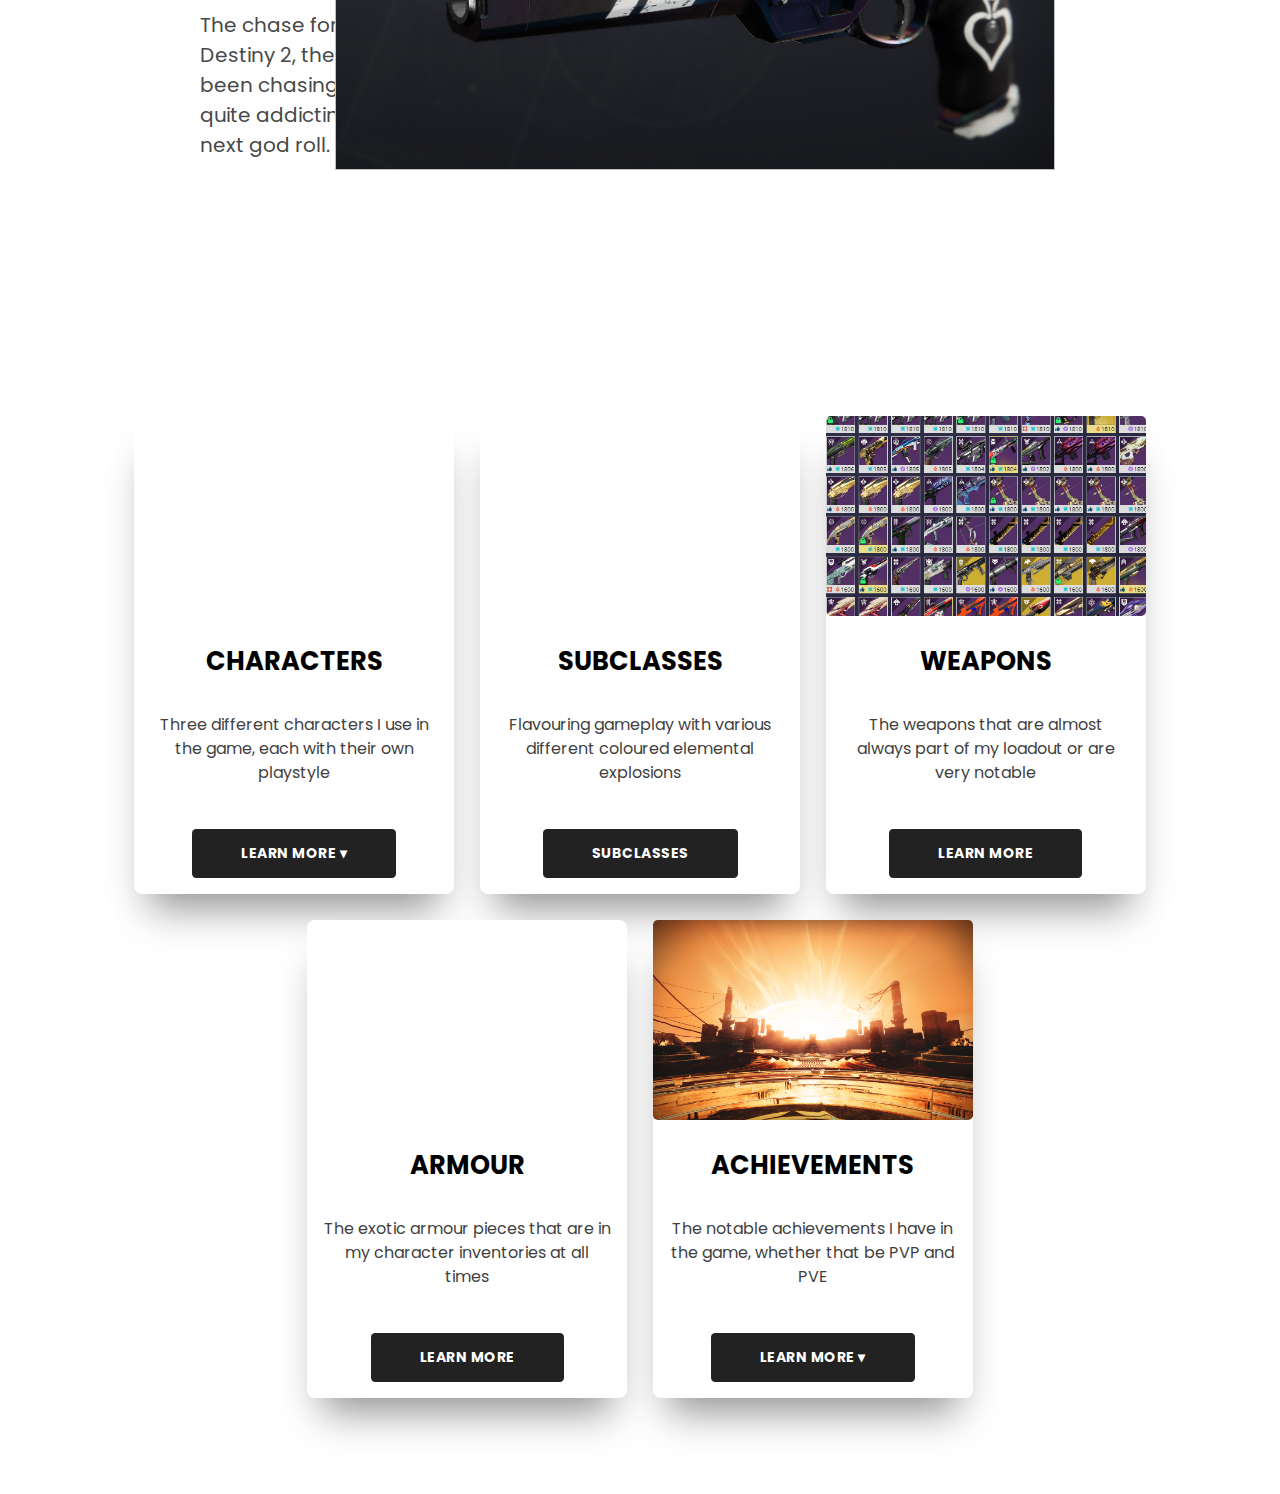
<file: Weapons.html>
<html>

<head>
  <title>Lord Guy D2 Profile</title>
  <link rel="shortcut icon" href="favicon.ico" />
  <link rel="icon" href="favicon.ico" type="image/ico" />
  <link rel="preconnect" href="https://fonts.googleapis.com">
  <link rel="preconnect" href="https://fonts.gstatic.com" crossorigin>
  <link href="https://fonts.googleapis.com/css2?family=Poppins:wght@600&display=swap" rel="stylesheet">
  <link rel="stylesheet" href="globalstylesheet.css">
  <meta name="viewport" content="width=device-width, initial-scale=1.0">
</head>

<!-- added a drop down by myself -->

<header class="header">
  <h1 class="logo"><a href="index.html">Lord Guy</a></h1>
  <ul class="main-nav">
    <li><a href="index.html">Home</a></li>
    <div class="dropdown-A">
      <li><a>Characters ▾</a></li>
      <div class="dropdown-content-A">
        <a href="Hunter.html">Hunter</a>
        <a href="Warlock.html">Warlock</a>
        <a href="Titan.html">Titan</a>
      </div>
    </div>
    <li><a href="Subclasses.html">Subclasses</a></li>
    <li><a href="Weapons.html">Weapons</a></li>
    <li><a href="Armour.html">Armour</a></li>
    <div class="dropdown-C">
      <li><a href="#">Achievements ▾</a></li>
      <div class="dropdown-content-C">
        <a href="PVP.html">PVP</a>
        <a href="PVE.html">PVE</a>
      </div>
    </div>
  </ul>
</header>

<!-- body -->

<section class="weaparallax-container1">
  <div class='weatitle'>
    </h1>Weapons</h1>
    <p class="weaquote">The arsenal of a player</p>
  </div>
</section>

<section class="charbuffer">
  <div class="textcontainer">
    <h3 id="about">ABOUT WEAPONS</h3>
    <p id="aboutdescon">
      In Destiny 2, there are a lot (and I mean A LOT) of weapons in the game. There are several different types of weapons, including Auto-Rifles, Handcannons (my favourite), SMG's, and more. For most of the newer weapons, they will have random rolls, meaning that you could get the same weapon twice but they differ slightly in how they play because they have different perks on them.
      <br></br>
      The chase for better and better weapons is the main addictive factor of Destiny 2, the feeling of getting that perfect roll of a weapon you have been chasing for sends such a rush of dopamine to your head that it is quite addicting, making you chase that next rush of dopamine and that next god roll. The cycle continues forever. YOU CAN'T ESCAPE! 
    </p>
  </div>
  <div class="imgcontainer">
    <img id="weasideimg"></img>
  </div>
</section>

<section class="weaparallax-container1 weaparallax-container2">
  <div class="card">
    <div class="card-img"></div>
    <h3>CHARACTERS</h3>
    <p>
      Three different characters I use in the game, each with their own playstyle
    </p>
    <div class="dropdown-D">
      <a class="learnmorebtn">Learn more ▾</a>
      <div class="dropdown-content-D">
        <a href="Hunter.html">Hunter</a>
        <a href="Warlock.html">Warlock</a>
        <a href="Titan.html">Titan</a>
      </div>
    </div>
  </div>
  <div class="card">
    <div class="card-img"></div>
    <h3>SUBCLASSES</h3>
    <p>
      Flavouring gameplay with various different coloured elemental explosions
    </p>
    <a href="Subclasses.html" class="learnmorebtn">Subclasses</a>
  </div>
  <div class="card">
    <div class="card-img"></div>
    <h3>WEAPONS</h3>
    <p>
      The weapons that are almost always part of my loadout or are very notable
    </p>
    <a href="Weapons.html" class="learnmorebtn">Learn more</a>
  </div>
  <div class="card">
    <div class="card-img"></div>
    <h3>ARMOUR</h3>
    <p>
      The exotic armour pieces that are in my character inventories at all times
    </p>
    <a href="Armour.html" class="learnmorebtn">Learn more</a>
  </div>
  <div class="card">
    <div class="card-img"></div>
    <h3>ACHIEVEMENTS</h3>
    <p>
      The notable achievements I have in the game, whether that be PVP and PVE
    </p>
    <div class="dropdown-F">
      <a class="learnmorebtn">Learn more ▾</a>
      <div class="dropdown-content-F">
        <a href="PVP.html">PVP</a>
        <a href="PVE.html">PVE</a>
      </div>
    </div>
  </div>
</section>

</html>
</file>
<file: globalstylesheet.css>
* {
  box-sizing: border-box;
}

.title {
  font-family: "Poppins", sans-serif;
  font-size: 100px;
  text-align: center;
  padding: 200px;
  margin: 300px;
  color: rgb(236, 185, 74);
}

.subtitle {
  font-family: "Poppins", sans-serif;
  font-size: 50px;
  text-align: center;
  color: rgb(236, 185, 74);
  margin: 10px;
}

.hunttitle {
  color:rgb(92, 198, 255);
  font-family: "Poppins", sans-serif;
  font-size: 100px;
  text-align: center;
  padding: 200px;
  margin: 300px;

}

.huntquote {
  font-family: "Poppins", sans-serif;
  text-align: center;
  font-size: 20px;
  margin: 50px;
  color:rgb(92, 198, 255);
}

.wartitle {
  color:rgb(255, 198, 92);
  font-family: "Poppins", sans-serif;
  font-size: 100px;
  text-align: center;
  padding: 200px;
  margin: 300px;

}

.warquote {
  font-family: "Poppins", sans-serif;
  text-align: center;
  font-size: 20px;
  margin: 50px;
  color: rgb(255, 198, 92);
}

.subctitle {
  font-family: "Poppins", sans-serif;
  font-size: 100px;
  text-align: center;
  padding: 200px;
  margin: 300px;
  color: rgb(46, 46, 46);

}

.subquote {
  font-family: "Poppins", sans-serif;
  text-align: center;
  font-size: 20px;
  margin: auto;
  color: rgb(46, 46, 46);
}

.tittitle {
  color: rgb(255, 42, 42);
  font-family: "Poppins", sans-serif;
  font-size: 100px;
  text-align: center;
  padding: 200px;
  margin: 300px;

}

.titquote {
  font-family: "Poppins", sans-serif;
  text-align: center;
  font-size: 20px;
  margin: 50px;
  color: rgb(255, 42, 42);
}

.weatitle {
  font-family: "Poppins", sans-serif;
  font-size: 100px;
  text-align: center;
  padding: 200px;
  margin: 300px;
  color: rgb(60, 226, 135);

}

.weaquote {
  font-family: "Poppins", sans-serif;
  text-align: center;
  font-size: 20px;
  margin: auto;
  color: rgb(60, 226, 135);
}

.armtitle {
  font-family: "Poppins", sans-serif;
  font-size: 100px;
  text-align: center;
  padding: 200px;
  margin: 300px;
  color: rgb(226, 209, 60);

}

.armquote {
  font-family: "Poppins", sans-serif;
  text-align: center;
  font-size: 20px;
  margin: auto;
  color: rgb(226, 209, 60);
}

.PVPtitle {
  font-family: "Poppins", sans-serif;
  font-size: 150px;
  text-align: center;
  padding: 200px;
  margin: 300px;
  color: rgb(194, 144, 70);

}

.PVPquote {
  font-family: "Poppins", sans-serif;
  text-align: center;
  font-size: 20px;
  margin: auto;
  color: rgb(194, 144, 70);
}

.PVEtitle {
  font-family: "Poppins", sans-serif;
  font-size: 150px;
  text-align: center;
  padding: 200px;
  margin: 300px;
  color: rgb(255, 255, 255);

}

.PVEquote {
  font-family: "Poppins", sans-serif;
  text-align: center;
  font-size: 20px;
  margin: auto;
  color: rgb(255, 255, 255);
}

body {
  /*
  font-family: 'Montserrat', sans-serif;
	line-height: 1.6;
	margin: 0;
	mn-height: 100vh;
  */
  background-color: white;
}

ul {
  margin: 0;
  padding: 0;
  list-style: none;
}

h2,
h3,
a {
  color: black;
  font-family: "Poppins", sans-serif;
}

a {
  text-decoration: none;
}

.logo {
  margin: 0px 1em;
  font-size: 1.4em;
  background-color: white;
  animation-name: example;
  animation-duration: 4s infinite;
}

@keyframes example {
  from {background-color: red;}
  to {background-color: yellow;}
}

.main-nav {
  margin: 5px;
  position: center;
  
}

.logo a,
.main-nav a {
  padding: 10px 15px;
  text-transform: uppercase;
  text-align: center;
  display: block;
}

.main-nav a {
  color: black;
  font-size: 1em;
}

.main-nav a:hover {
  background: #f2f2f2;
  color: #fb5958;
  transition: all 0.2s linear;
}

.header {
  padding-top: 0.1em;
  padding-bottom: 0.1em;
  width: 1000000px;
  background-color: #ffffff;
  position: fixed;
  top: 0;
  z-index: 1;
}

/* Added a drop down myself *

/* dropdown A */

.dropdown-A {
  position: relative;
  display: inline-block;
}

.dropdown-content-A {
  display: none;
  position: absolute;
  background-color: #f1f1f1;
  min-width: 154px;
  box-shadow: 0px 8px 16px 0px rgba(0, 0, 0, 0.2);
  z-index: 1;
}

.dropdown-content-A a {
  color: black;
  padding: 12px 16px;
  text-decoration: none;
  display: block;
}

.dropdown-content-A a:hover {
  background-color: #ddd;
}

.dropdown-A:hover .dropdown-content-A {
  display: block;
}

/* dropdown B */

.dropdown-B {
  position: relative;
  display: inline-block;
}

.dropdown-content-B {
  display: none;
  position: absolute;
  background-color: #f1f1f1;
  min-width: 147px;
  box-shadow: 0px 8px 16px 0px rgba(0, 0, 0, 0.2);
  z-index: 1;
}

.dropdown-content-B a {
  color: black;
  padding: 12px 36px;
  text-decoration: none;
  display: block;
}

.dropdown-content-B a:hover {
  background-color: #ddd;
}

.dropdown-B:hover .dropdown-content-B {
  display: block;
}

/* dropdown C */

.dropdown-C {
  position: relative;
  display: inline-block;
}

.dropdown-content-C {
  display: none;
  position: absolute;
  background-color: #f1f1f1;
  min-width: 169px;
  box-shadow: 0px 8px 16px 0px rgba(0, 0, 0, 0.2);
  z-index: 1;
}

.dropdown-content-C a {
  color: black;
  padding: 12px 16px;
  text-decoration: none;
  display: block;
}

.dropdown-content-C a:hover {
  background-color: #ddd;
}

.dropdown-C:hover .dropdown-content-C {
  display: block;
}

/* dropdown E */

.dropdown-D {
  position: relative;
  display: inline-block;
}

.dropdown-content-D {
  display: none;
  position: center;
  background-color: #f1f1f1;
  min-width: 169px;
  box-shadow: 0px 8px 16px 0px rgba(0, 0, 0, 0.2);
  z-index: 1;
}

.dropdown-content-D a {
  color: black;
  padding: 12px 16px;
  text-decoration: none;
  display: block;
}

.dropdown-content-D a:hover {
  background-color: #ddd;
}

.dropdown-D:hover .dropdown-content-D {
  display: block;
}

/* dropdown E */

.dropdown-E {
  position: relative;
  display: inline-block;
}

.dropdown-content-E {
  display: none;
  position: center;
  background-color: #f1f1f1;
  min-width: 169px;
  box-shadow: 0px 8px 16px 0px rgba(0, 0, 0, 0.2);
  z-index: 1;
}

.dropdown-content-E a {
  color: black;
  padding: 12px 16px;
  text-decoration: none;
  display: block;
}

.dropdown-content-E a:hover {
  background-color: #ddd;
}

.dropdown-E:hover .dropdown-content-E {
  display: block;
}

/* dropdown F */

.dropdown-F {
  position: relative;
  display: inline-block;
}

.dropdown-content-F {
  display: none;
  position: center;
  background-color: #f1f1f1;
  min-width: 169px;
  box-shadow: 0px 8px 16px 0px rgba(0, 0, 0, 0.2);
  z-index: 1;
}

.dropdown-content-F a {
  color: black;
  padding: 12px 16px;
  text-decoration: none;
  display: block;
}

.dropdown-content-F a:hover {
  background-color: #ddd;
}

.dropdown-F:hover .dropdown-content-F {
  display: block;
}

/* https://codepen.io/DuskoStamenic/pen/ZEvBKdw */
@import "https://fonts.googleapis.com/css2?family=Poppins:wght@400;700&display=swap";

:root {
  --color: rgb(63 63 63);
}

body {
  margin: 0;
  font-family: Poppins, sans-serif;
}

.ParallaxVideo{ 
  min-height: 100vh;
  display: flex;
  flex-direction: column;
  align-items: center;
  justify-content: center;
  background-attachment: fixed;
  background-position: center;
  background-size: cover;
  color: var(--color);
  row-gap: 4rem;
  text-align: center;
}

.ParallaxVideo video{ 
  min-width: 100%;
  position: fixed;
  top:0;
  z-index: -999;
}

.parallax-container {
  display: flex;
  min-height: 100vh;
  flex-direction: column;
  align-items: center;
  justify-content: center;

  /*  this is where the magic happens:  */
  background-attachment: fixed;

  background-image: url("https://i.pinimg.com/originals/f6/4b/35/f64b356bb571194dd8b47f9910550de6.jpg");
  background-position: center;
  background-size: cover;
  color: var(--color);
  row-gap: 4rem;

  text-align: center;
}

.huntparallax-container1 {
  display: flex;
  min-height: 100vh;
  flex-direction: column;
  align-items: center;
  justify-content: center;

  background-attachment: fixed;

  background-image: url("Images/Arcstrider.jpg");
  background-position: center;
  background-size: cover;
  color: var(--color);
  row-gap: 4rem;

  text-align: center;
}

.huntparallax-container2 {
  flex-direction: row;
  flex-wrap: wrap;

  padding: 6rem 0;
  background-image: url("https://vortainment.files.wordpress.com/2019/06/gunslinger-hunter-destiny_2.jpg?w=1200");
  gap: 1.6em;
}

.warparallax-container1 {
  display: flex;
  min-height: 100vh;
  flex-direction: column;
  align-items: center;
  justify-content: center;

  background-attachment: fixed;

  background-image: url("Images/Dawnblade.jpg");
  background-position: center;
  background-size: cover;
  color: var(--color);
  row-gap: 4rem;

  text-align: center;
}

.warparallax-container2 {
  flex-direction: row;
  flex-wrap: wrap;

  padding: 6rem 0;
  background-image: url("Images/Voidwalker.jpg");
  gap: 1.6em;
}

.titparallax-container1 {
  display: flex;
  min-height: 100vh;
  flex-direction: column;
  align-items: center;
  justify-content: center;

  background-attachment: fixed;

  background-image: url("Images/Sentinel.jpg");
  background-position: center;
  background-size: cover;
  color: var(--color);
  row-gap: 4rem;

  text-align: center;
}

.titparallax-container2 {
  flex-direction: row;
  flex-wrap: wrap;

  padding: 6rem 0;
  background-image: url("Images/Striker.jpg");
  gap: 1.6em;
}

.subparallax-container1 {
  display: flex;
  min-height: 100vh;
  flex-direction: column;
  align-items: center;
  justify-content: center;

  background-attachment: fixed;

  background-image: url("https://static0.gamerantimages.com/wordpress/wp-content/uploads/2021/08/destiny-2-season-15-subclass-changes.jpg");
  background-position: center;
  background-size: cover;
  color: var(--color);
  row-gap: 4rem;

  text-align: center;
}

.subparallax-container2 {
  flex-direction: row;
  flex-wrap: wrap;

  padding: 6rem 0;
  background-image: url("Images/subclasses.jpg");
  gap: 1.6em;
}

.weaparallax-container1 {
  display: flex;
  min-height: 100vh;
  flex-direction: column;
  align-items: center;
  justify-content: center;

  background-attachment: fixed;

  background-image: url("https://www.blueberries.gg/wp-content/uploads/2023/03/Reckoning-weapons-featured-Destiny-2.jpg");
  background-position: center;
  background-size: cover;
  color: var(--color);
  row-gap: 4rem;

  text-align: center;
}

.weaparallax-container2 {
  flex-direction: row;
  flex-wrap: wrap;

  padding: 6rem 0;
  background-image: url("https://staticg.sportskeeda.com/editor/2022/06/1b55d-16547569680117-1920.jpg");
  gap: 1.6em;
}

.armparallax-container1 {
  display: flex;
  min-height: 100vh;
  flex-direction: column;
  align-items: center;
  justify-content: center;

  background-attachment: fixed;

  background-image: url("https://www.bungie.net/pubassets/pkgs/133/133349/TWAB_Legendary_Armor_16-9_1.jpg?cv=3983621215&av=333956502");
  background-position: center;
  background-size: cover;
  color: var(--color);
  row-gap: 4rem;

  text-align: center;
}

.armparallax-container2 {
  flex-direction: row;
  flex-wrap: wrap;

  padding: 6rem 0;
  background-image: url("https://deltiasgaming.com/wp-content/uploads/2022/12/Competitive-Iron-Banner-Iron-Companion-Suit.png");
  gap: 1.6em;
}

.PVPparallax-container1 {
  display: flex;
  min-height: 100vh;
  flex-direction: column;
  align-items: center;
  justify-content: center;

  background-attachment: fixed;

  background-image: url("https://cdn.vox-cdn.com/thumbor/e2EIn2gAjC9D3yhItko4zODZwDI=/0x0:7680x4320/1200x675/filters:focal(2973x1389:4201x2617)/cdn.vox-cdn.com/uploads/chorus_image/image/69757497/2020_D2_S10_PressKit_Trials_09.0.jpg");
  background-position: center;
  background-size: cover;
  color: var(--color);
  row-gap: 4rem;

  text-align: center;
}

.PVPparallax-container2 {
  flex-direction: row;
  flex-wrap: wrap;

  padding: 6rem 0;
  background-image: url("https://www.pcgamesn.com/wp-content/sites/pcgamesn/2020/02/destiny-2-trials-of-osiris.jpg");
  gap: 1.6em;
}

.PVEparallax-container1 {
  display: flex;
  min-height: 100vh;
  flex-direction: column;
  align-items: center;
  justify-content: center;

  background-attachment: fixed;

  background-image: url("https://sm.ign.com/t/ign_in/screenshot/default/fireteam-witch-queen-hardmode_6kjk.1280.jpg");
  background-position: center;
  background-size: cover;
  color: var(--color);
  row-gap: 4rem;

  text-align: center;
}

.PVEparallax-container2 {
  flex-direction: row;
  flex-wrap: wrap;

  padding: 6rem 0;
  background-image: url("https://www.gamespot.com/a/uploads/original/123/1239113/4105275-rootofnightmares.jpeg");
  gap: 1.6em;
}

.buffer {
  width: 100%;
  min-height: 30em;
  max-height: 70em;
  /* max-height: 50vh; */
  background-color: white;
}

.buffer {
  width: 100%;
  min-height: 30em;
  max-height: 70em;
  /* max-height: 50vh; */
  background-color: white;
}

.charbuffer {
  width: 100%;
  min-height: 700px;
  max-height: 1500px;
  /* max-height: 50vh; */
  background-color: white;
}

.textcontainer {
  display: flex;
  justify-content: left;
  align-items: left;
}

.imgcontainer {
  display: flex;
  justify-content: right;
  align-items: right;
}

#sideimg {
  position: relative;
  display: flex;
  align-items: center;
  justify-content: center;
  right: 0;
  background-image: url("Images/Rapier.png");
  height: 30em;
  width: 50em;
  max-width: 30%;
  min-width: 40%;
}

#huntsideimg {
  position: relative;
  display: flex;
  align-items: center;
  justify-content: center;
  right: 200px;
  top: 105px;
  background-image: url("https://www.blueberries.gg/wp-content/uploads/2021/04/Destiny-2-Hunter-Dodge.jpg");
  height: 30em;
  width: 60em;
  max-width: 50%;
}

#warsideimg {
  position: relative;
  display: flex;
  align-items: center;
  justify-content: center;
  right: 300px;
  top: 150px;
  background-image: url("Images/rift.png");
  height: 400px;
  width: 700px;
  scale: 120%;
}

#titsideimg {
  position: relative;
  display: flex;
  align-items: center;
  justify-content: center;
  right: 150px;
  top: 100px;
  background-image: url("Images/Barricade.png");
  height: 500px;
  width: 920px;
  scale: 100%;
}

#subsideimg {
  position: relative;
  display: flex;
  align-items: center;
  justify-content: center;
  right: 150px;
  top: 100px;
  background-image: url("Images/subcalsses\ .png");
  height: 500px;
  width: 920px;
  scale: 100%;
}

#weasideimg {
  position: relative;
  display: flex;
  align-items: center;
  justify-content: center;
  right: 225px;
  top: 150px;
  background-image: url("Images/aos.png");
  height: 400px;
  width: 720px;
  scale: 100%;
}

#armsideimg {
  position: relative;
  display: flex;
  align-items: center;
  justify-content: center;
  right: 280px;
  top: 170px;
  background-image: url("Images/yas.png");
  height: 360px;
  width: 620px;
  scale: 140%;
}

iframe {
  position: relative;
  display: flex;
  align-items: center;
  justify-content: center;
  right: 280px;
  top: 170px;
  background-image: url("Images/yas.png");
  height: 360px;
  width: 620px;
  scale: 140%;
}


#about {
  position: absolute;
  font-family: "Poppins", sans-serif;
  font-size: 2em;
  text-align: left;
  padding: 100px 10px 0 200px;
  margin: 0;
  color: black;
  max-width: 50%;
  min-width: 30%;
}

#aboutdes {
  position: absolute;
  font-family: "Poppins", sans-serif;
  font-size: 1.25em;
  text-align: left;
  color: rgb(72, 72, 72);
  padding: 180px 0px 0 200px;
  margin: 0;
  max-width: 50%;
  min-width: 30%;
}

#aboutdescon {
  position: absolute;
  font-family: "Poppins", sans-serif;
  font-size: 1.25em;
  text-align: left;
  color: rgb(72, 72, 72);
  padding: 180px 0px 0 200px;
  margin: 0;
  max-width: 75%;
  min-width: 30%;
}


.parallax-container2 {
  flex-direction: row;
  flex-wrap: wrap;

  padding: 6rem 0;
  background-image: url("https://i.redd.it/czn9vrmfybja1.png");
  gap: 1.6em;
}

h1 {
  font-size: 3rem;
  font-weight: 700;
}

p {
  max-width: 52ch;
  padding: 1em;
  line-height: 1.5;
  margin-bottom: 1.8em;
}

a {
  display: inline-block;

  text-decoration: none;
  text-transform: uppercase;
}

.learnmorebtn {
  display: inline-block;
  padding: 1em 3.5em;
  border-radius: 0.3em;
  background-color: var(--color);
  color: white;
  font-size: 0.875rem;
  font-weight: 700;
  letter-spacing: 0.5px;
  text-decoration: none;
  text-transform: uppercase;
  transition: background-position 0..5s;
  background-image: linear-gradient(to right, #ff5733, #ff5733 50%, #222222 50%, #222222);
  background-position: 100% 0;
  background-size: 200% 100%;
  background-repeat: no-repeat;
  transition: all 0.5s ease-out;
}

.learnmorebtn:hover {
  background-position: 0 0;
}

h3 {
  margin-top: 1em;
  margin-bottom: 0;
  font-size: 1.6rem;
  font-weight: 700;
}

.card {
  display: flex;
  max-width: 320px;
  flex-direction: column;
  align-items: center;

  padding-bottom: 1rem;
  border-radius: 0.5em;

  background-color: white;
  box-shadow: 0 29px 38px -15px rgb(0 0 0 / 43%);
}

.card-img {
  width: 100%;
  height: 200px;
  border-radius: 0.3em;
  background-position: center;
  background-size: cover;
}

.card:nth-of-type(1) .card-img {
  background-image: url("https://cdn.mos.cms.futurecdn.net/Mx9kS238HZuuphxQDHNiTX.jpg");
}

.card:nth-of-type(2) .card-img {
  background-image: url("https://i.ytimg.com/vi/sgZY7hQP7Ug/mqdefault.jpg");
}

.card:nth-of-type(3) .card-img {
  background-image: url("Images/Dimscreenshot.png");
}

.card:nth-of-type(4) .card-img {
  background-image: url("https://bungie.net/common/destiny2_content/screenshots/3542571269.jpg");
}

.card:nth-of-type(5) .card-img {
  background-image: url("Images/Lighthouse.png");
}



/* ================================= 
  Media Queries
==================================== */

@media (min-width: 769px) {
  .header,
  .main-nav {
    display: flex;
  }
  .header {
    flex-direction: column;
    align-items: center;
    .header {
      width: 80%;
      margin: 0 auto;
      max-width: 1150px;
    }
  }
}

@media (min-width: 1025px) {
  .header {
    flex-direction: row;
    /*
    justify-content: space-between;
    */
  }
}
</file>
